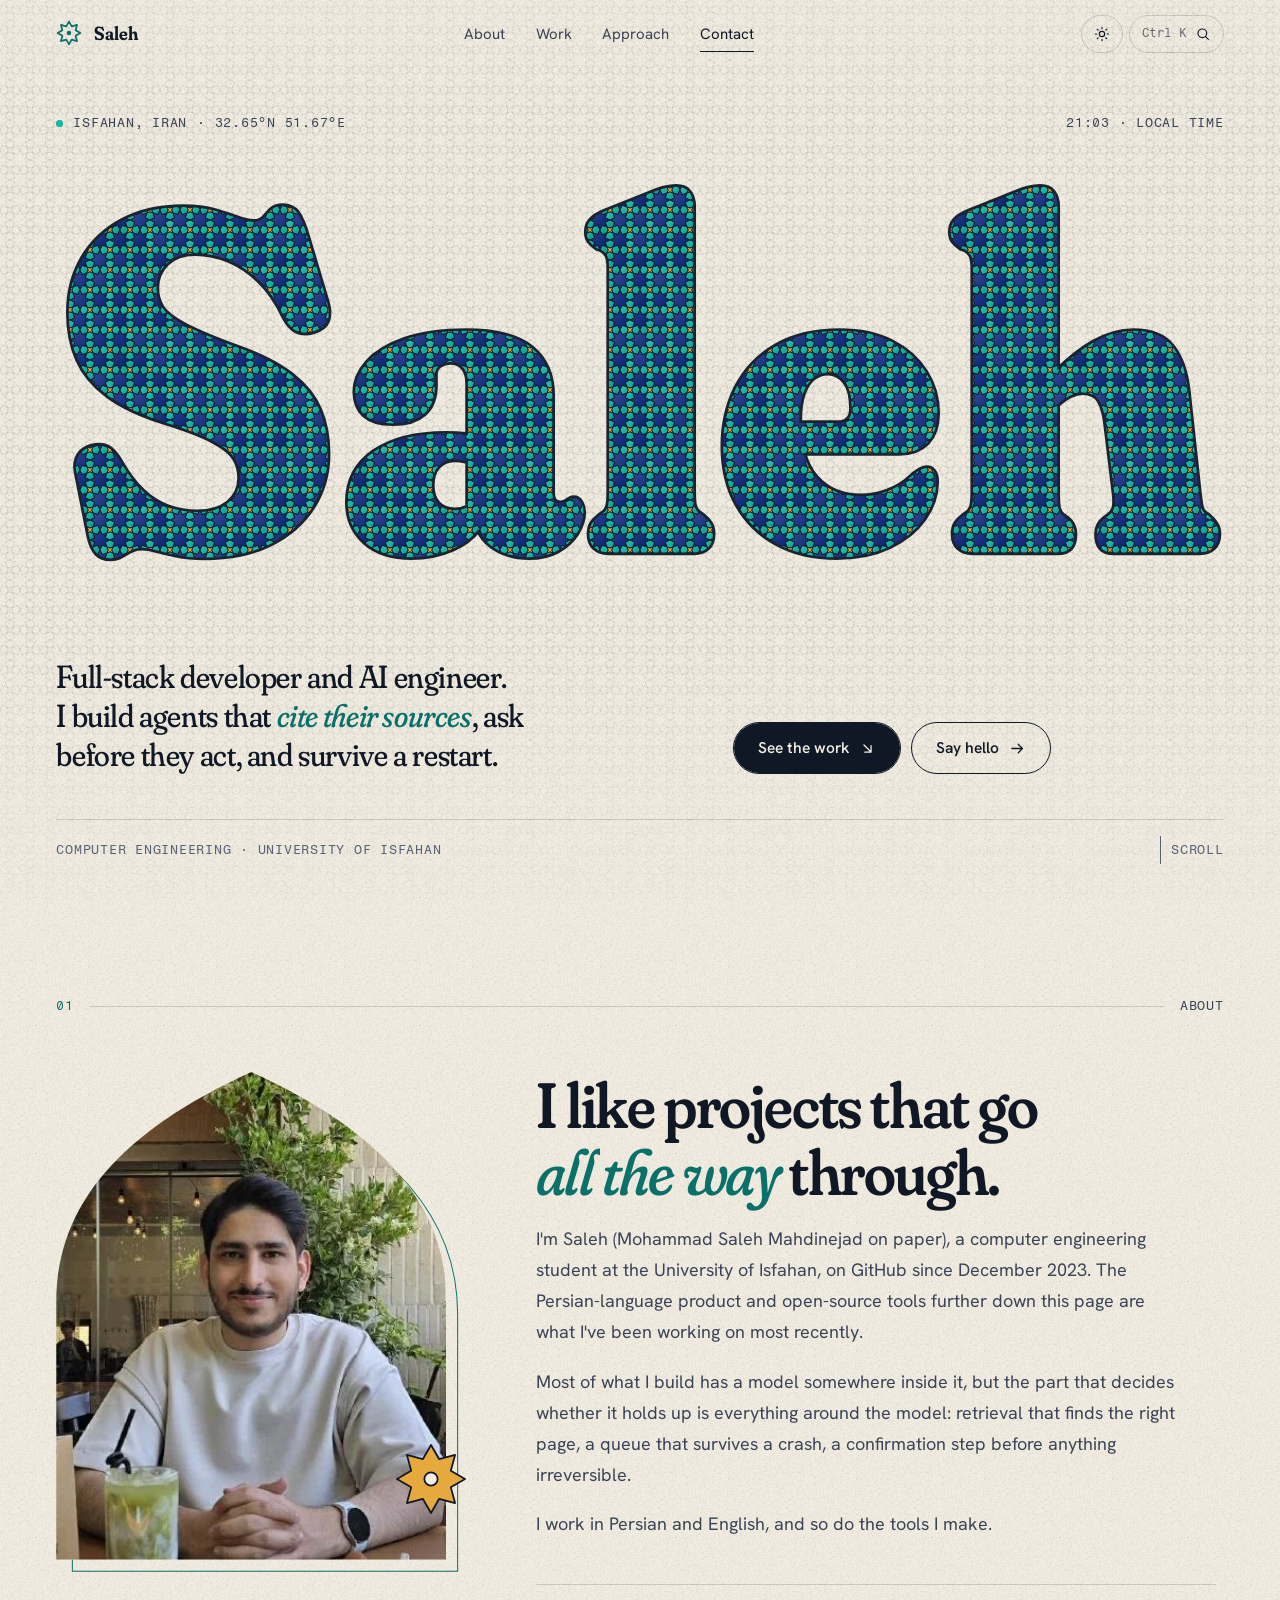
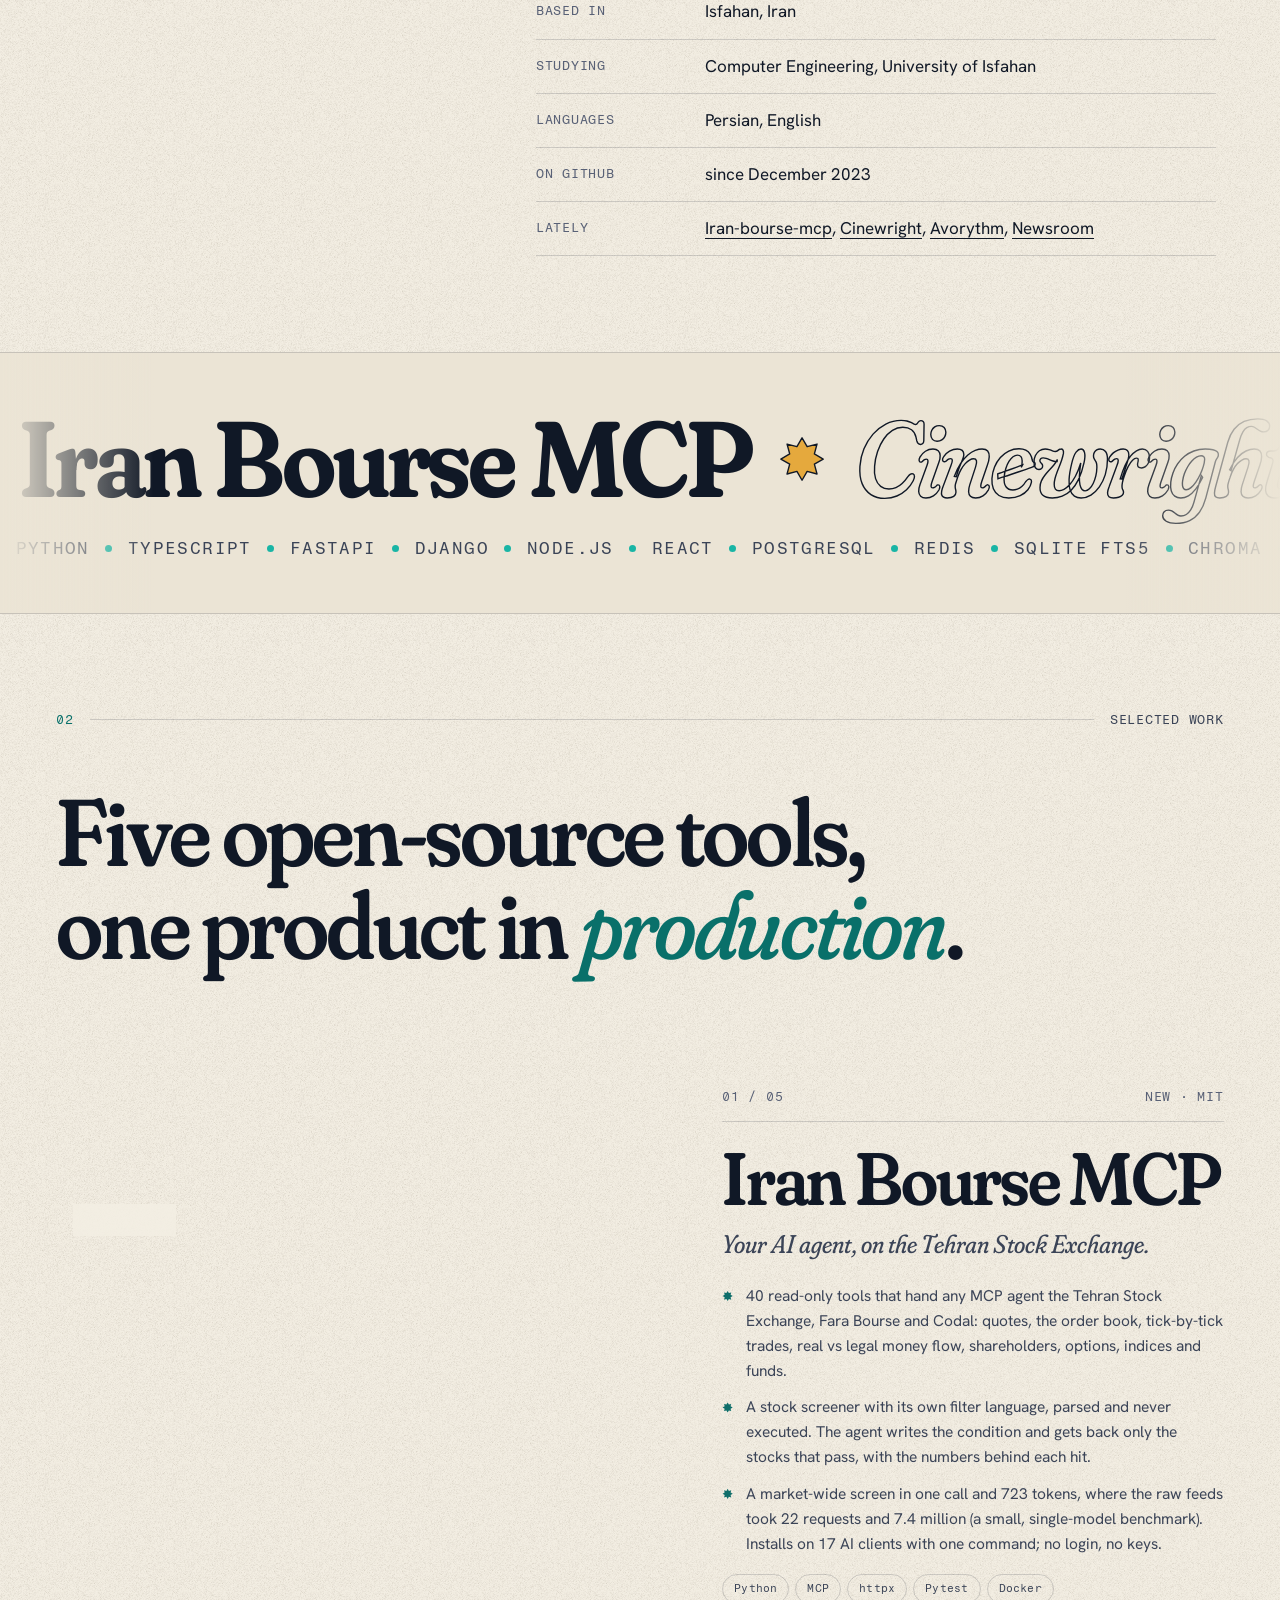
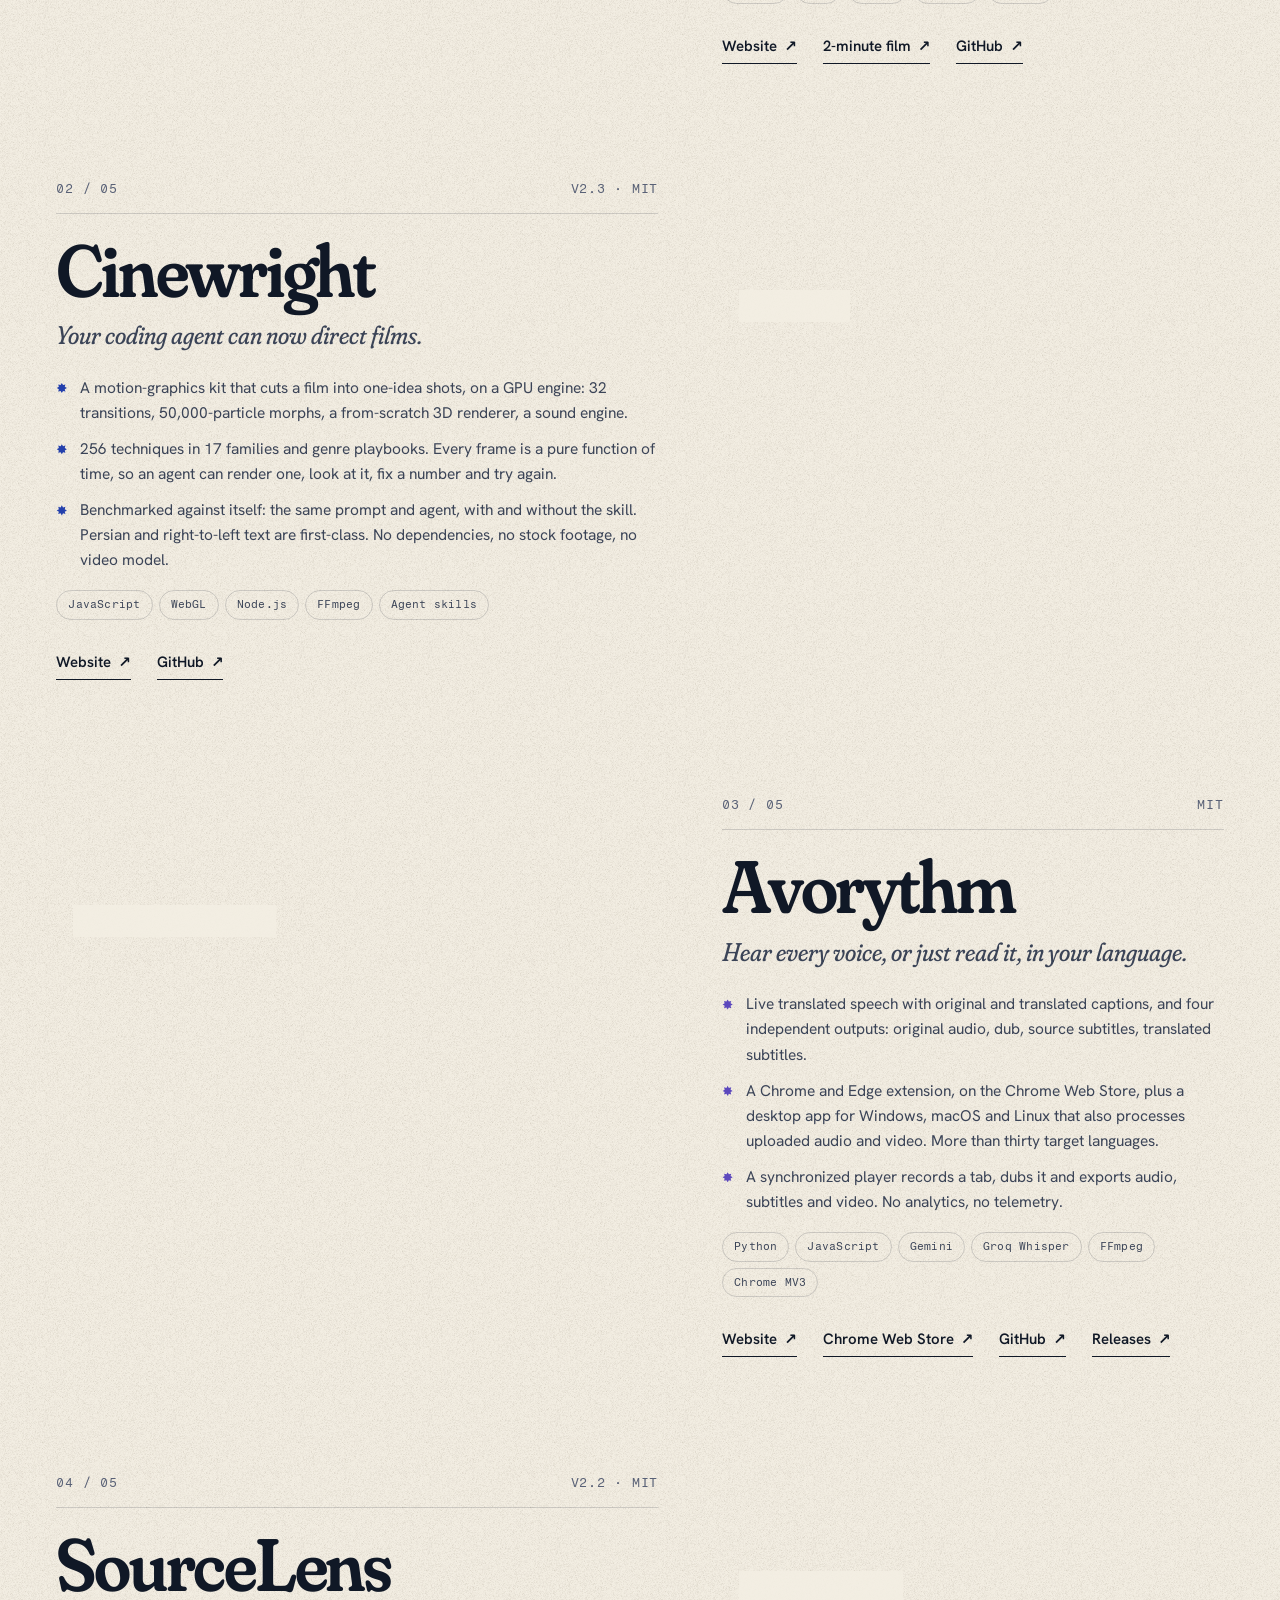
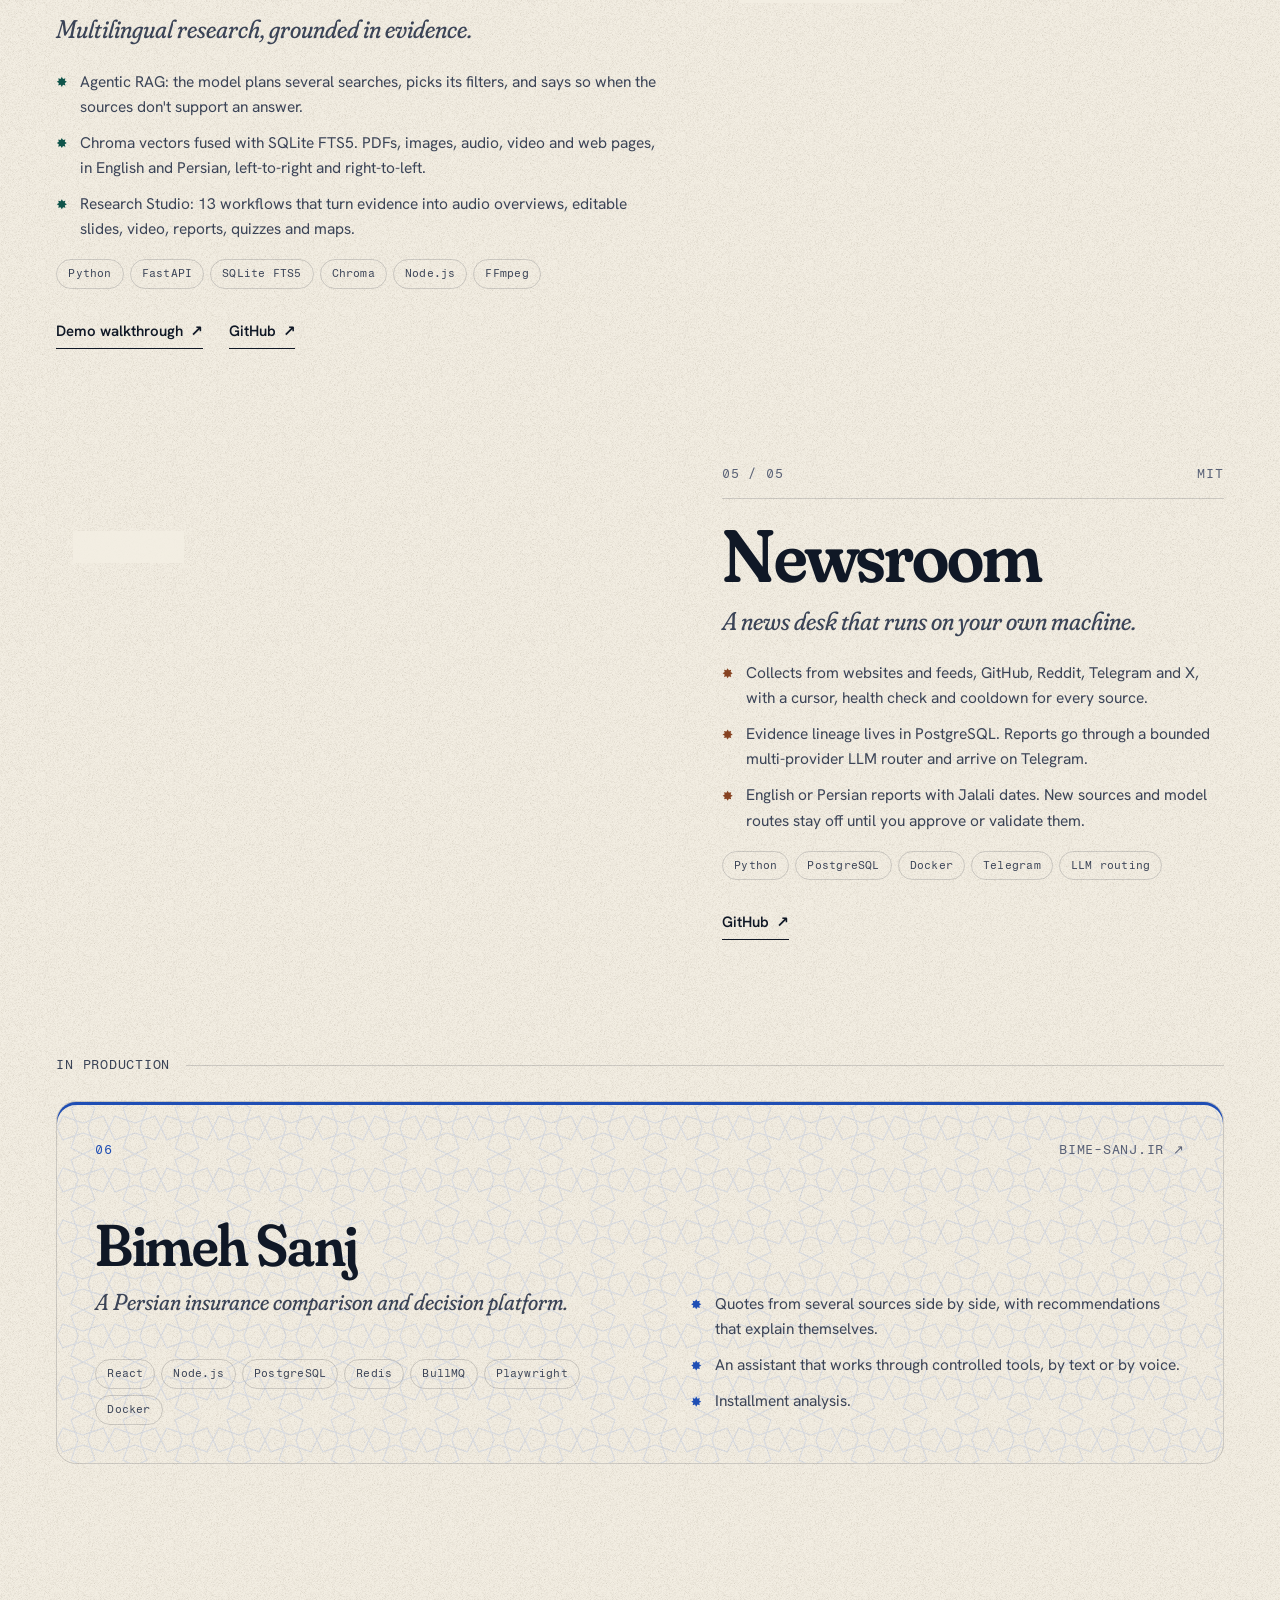
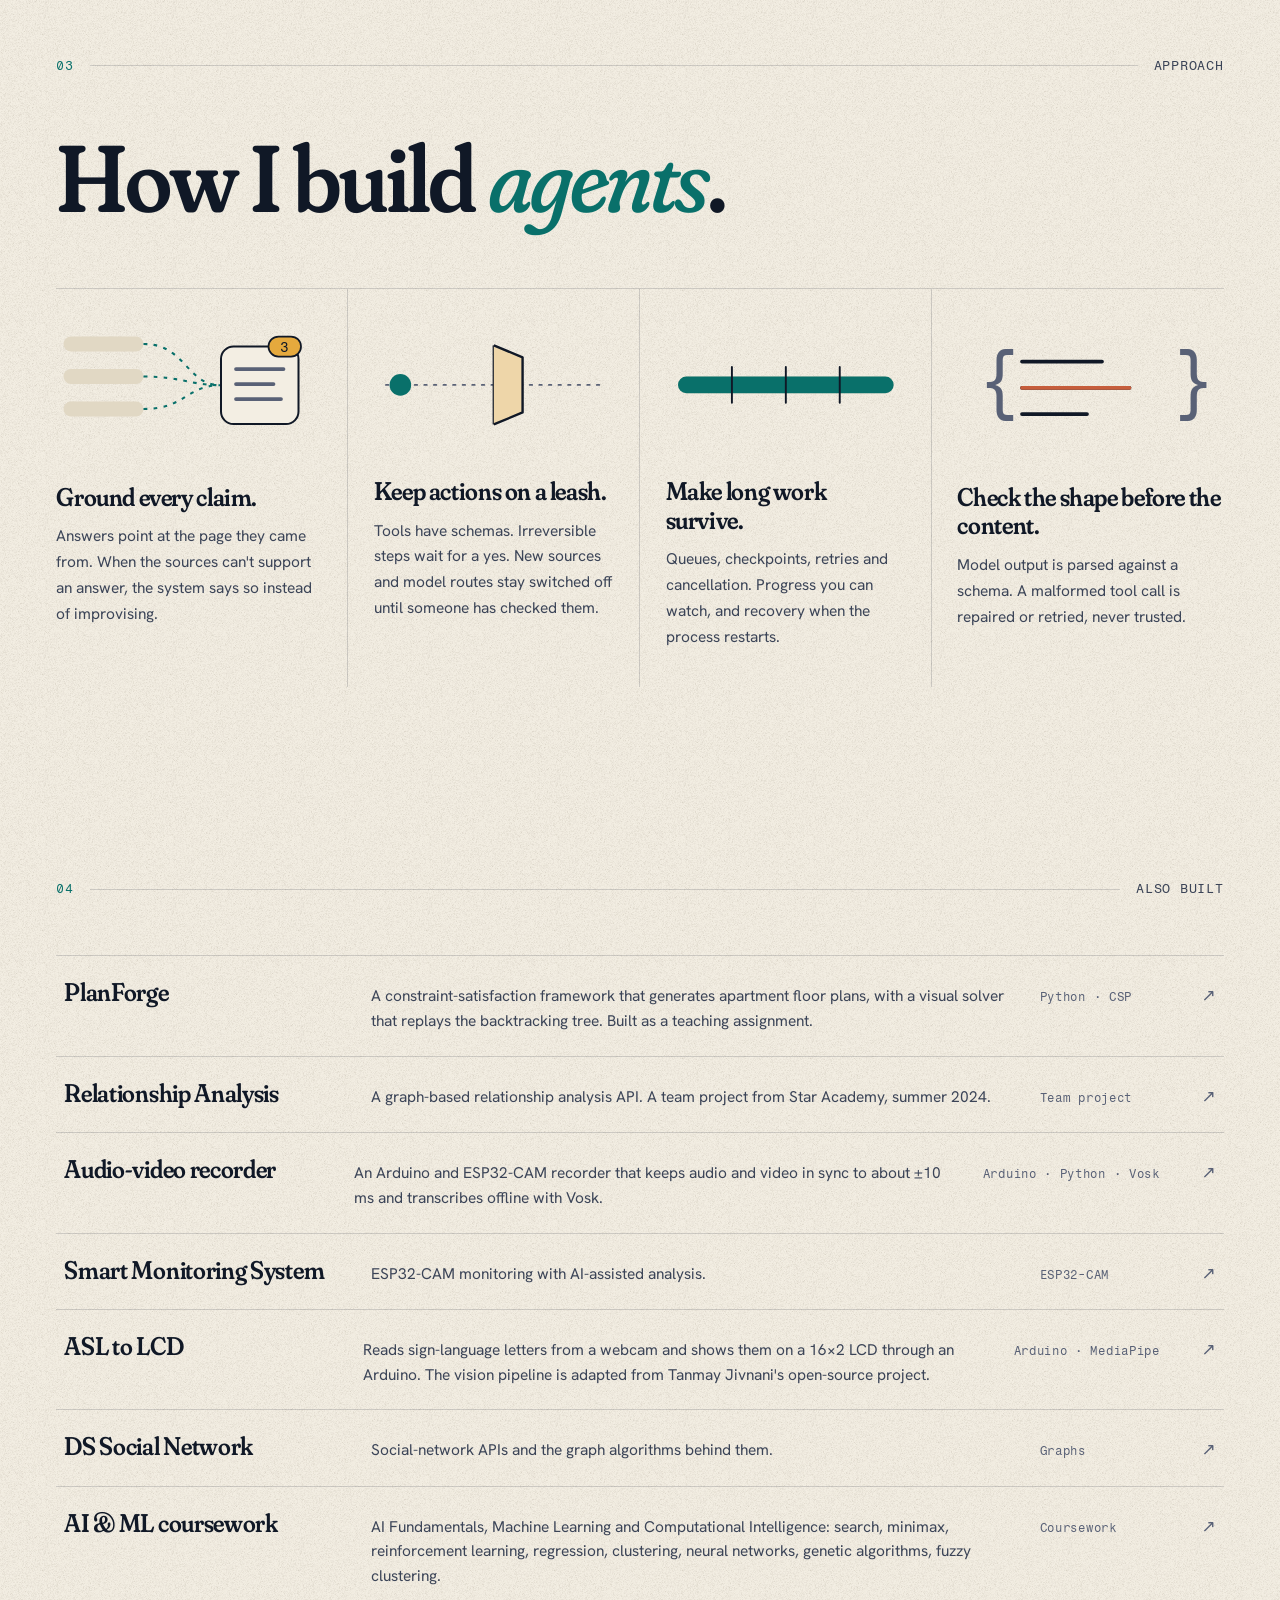
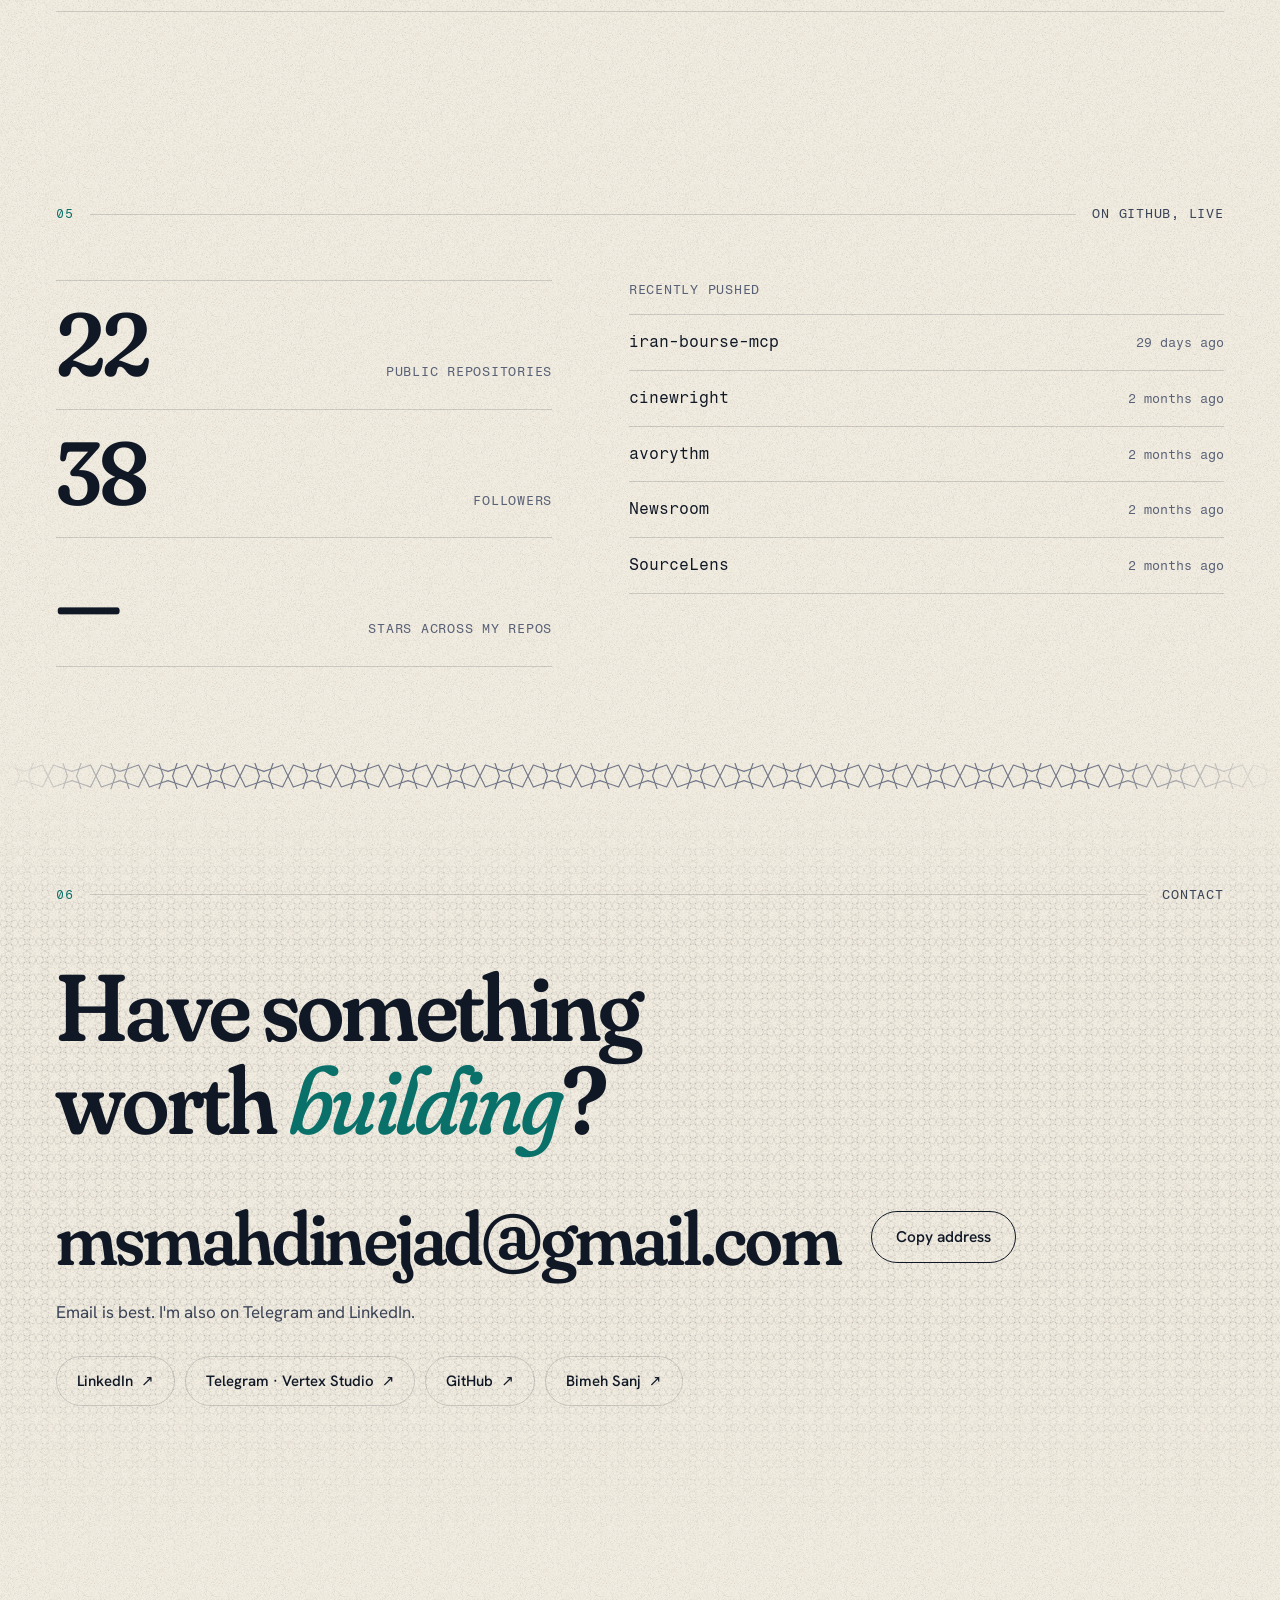
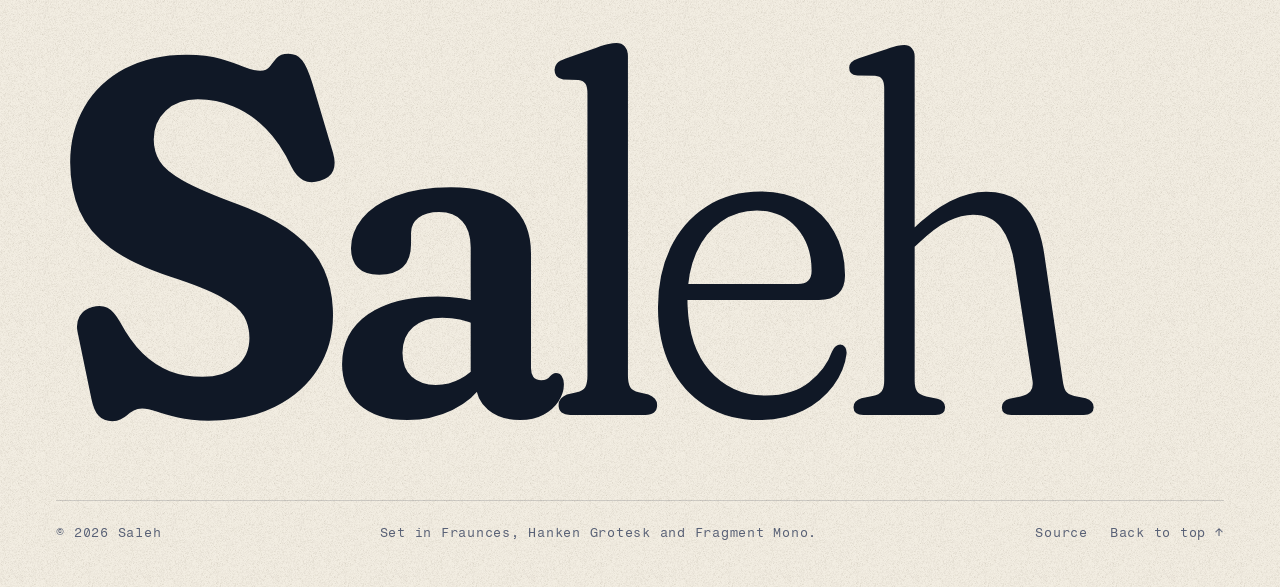
<file: docs/index.html>
<!DOCTYPE html>
<html lang="en" data-theme="light">
<head>
<meta charset="utf-8">
<meta name="viewport" content="width=device-width, initial-scale=1">
<title>Saleh — Full-stack developer and AI engineer in Isfahan</title>
<meta name="description" content="Full-stack developer and AI engineer in Isfahan, Iran. I build agents that cite their sources, ask before they act, and survive a restart. Iran Bourse MCP, Cinewright, Avorythm, SourceLens, Newsroom.">
<meta name="author" content="Saleh">
<meta name="theme-color" content="#f3eee3" media="(prefers-color-scheme: light)">
<meta name="theme-color" content="#0b1020" media="(prefers-color-scheme: dark)">
<link rel="icon" href="favicon.svg" type="image/svg+xml">
<link rel="apple-touch-icon" href="apple-touch-icon.png">
<meta property="og:type" content="website">
<meta property="og:title" content="Saleh — Full-stack developer and AI engineer in Isfahan">
<meta property="og:description" content="Full-stack developer and AI engineer. I build agents that cite their sources, ask before they act, and survive a restart.">
<meta property="og:image" content="https://msmahdinejad.github.io/msmahdinejad/assets/img/og.jpg">
<meta property="og:url" content="https://msmahdinejad.github.io/msmahdinejad/">
<meta name="twitter:card" content="summary_large_image">
<script>
(function () {
  var d = document.documentElement, theme = null;
  try { theme = localStorage.getItem('theme'); } catch (e) {}
  if (!theme) theme = window.matchMedia && matchMedia('(prefers-color-scheme: dark)').matches ? 'dark' : 'light';
  d.dataset.theme = theme; d.classList.add('js');
  var c = navigator.connection, mem = navigator.deviceMemory, cores = navigator.hardwareConcurrency;
  if ((c && c.saveData) || (mem && mem <= 2) || (cores && cores <= 2)) d.classList.add('lite');
})();
</script>
<link rel="preload" href="assets/fonts/fraunces-hero.woff2" as="font" type="font/woff2" crossorigin>
<link rel="preload" href="assets/fonts/fraunces.woff2" as="font" type="font/woff2" crossorigin>
<link rel="modulepreload" href="assets/js/main.js">
<link rel="modulepreload" href="assets/js/hero.js">
<link rel="modulepreload" href="assets/js/girih.js">
<link rel="modulepreload" href="assets/js/fx.js">
<link rel="modulepreload" href="assets/js/wall.js">
<link rel="stylesheet" href="assets/css/site.css">
<script type="application/ld+json">
{"@context":"https://schema.org","@type":"Person","name":"Mohammad Saleh Mahdinejad","alternateName":"Saleh","url":"https://msmahdinejad.github.io/msmahdinejad/","image":"https://avatars.githubusercontent.com/u/154900233","jobTitle":"Full-stack developer and AI engineer","email":"mailto:msmahdinejad@gmail.com","address":{"@type":"PostalAddress","addressLocality":"Isfahan","addressCountry":"IR"},"affiliation":{"@type":"CollegeOrUniversity","name":"University of Isfahan"},"sameAs":["https://github.com/msmahdinejad","https://www.linkedin.com/in/msmahdinejad/","https://t.me/vertex_studi0"]}
</script>
</head>
<body>
<a class="skip" href="#main">Skip to content</a>
<div aria-hidden="true" class="progress" data-progress=""></div>
<header class="bar" data-bar="">
<div class="bar__in wrap">
<a class="brand" href="#top">
<svg aria-hidden="true" viewBox="0 0 24 24"><path d="M4.58 4.58L9.47 5.89L12.00 1.50L14.53 5.89L19.42 4.58L18.11 9.47L22.50 12.00L18.11 14.53L19.42 19.42L14.53 18.11L12.00 22.50L9.47 18.11L4.58 19.42L5.89 14.53L1.50 12.00L5.89 9.47Z" fill="none" stroke="currentColor" stroke-linejoin="round" stroke-width="1.6"></path><circle cx="12" cy="12" fill="currentColor" r="2.1"></circle></svg>
<span class="brand__name">Saleh</span>
</a>
<nav aria-label="Sections" class="nav">
<a href="#about">About</a>
<a href="#work">Work</a>
<a href="#approach">Approach</a>
<a href="#contact">Contact</a>
</nav>
<div class="tools">
<button aria-label="Toggle colour theme" class="tool theme" data-theme-toggle="" type="button">
<svg class="sun" fill="none" stroke="currentColor" stroke-linecap="round" stroke-width="1.7" viewBox="0 0 24 24"><circle cx="12" cy="12" r="4"></circle><path d="M12 2v2M12 20v2M2 12h2M20 12h2M4.9 4.9l1.4 1.4M17.7 17.7l1.4 1.4M4.9 19.1l1.4-1.4M17.7 6.3l1.4-1.4"></path></svg>
<svg class="moon" fill="none" stroke="currentColor" stroke-linecap="round" stroke-linejoin="round" stroke-width="1.7" viewBox="0 0 24 24"><path d="M20 14.5A8 8 0 0 1 9.5 4 8 8 0 1 0 20 14.5z"></path></svg>
</button>
<button aria-haspopup="dialog" aria-label="Open command menu" class="tool" data-palette-open="" type="button"><kbd>⌘K</kbd><svg fill="none" stroke="currentColor" stroke-linecap="round" stroke-width="1.7" viewBox="0 0 24 24"><circle cx="11" cy="11" r="6.5"></circle><path d="M20 20l-4.2-4.2"></path></svg></button>
</div>
</div>
</header>
<main id="main">
<!-- ================================================================= hero -->
<section class="hero" data-hero="" id="top">
<div aria-hidden="true" class="hero__wall"></div>
<div class="hero__in wrap">
<div class="hero__meta mono">
<span class="hero__place"><i class="dot"></i>Isfahan, Iran<span class="coords"> · 32.65°N 51.67°E</span></span>
<span aria-hidden="true" data-clock=""></span>
</div>
<h1 class="hero__name" data-name-slot="">Saleh</h1>
<div class="hero__row">
<p class="hero__lede">
<span class="l1">Full-stack developer and AI engineer.</span> I build agents that <em>cite their sources</em>, ask before they act, and survive a restart.
</p>
<div class="hero__side">
<div class="cta">
<a class="btn btn--solid" href="#work">See the work<svg aria-hidden="true" class="go" fill="none" stroke="currentColor" stroke-linecap="round" stroke-linejoin="round" stroke-width="1.8" viewBox="0 0 24 24"><path d="M7 7l10 10M17 8v9H8"></path></svg></a>
<a class="btn btn--ghost" href="mailto:msmahdinejad@gmail.com">Say hello<svg aria-hidden="true" class="arr" fill="none" stroke="currentColor" stroke-linecap="round" stroke-linejoin="round" stroke-width="1.8" viewBox="0 0 24 24"><path d="M4 12h15M13 6l6 6-6 6"></path></svg></a>
</div>
</div>
</div>
<div class="hero__foot mono">
<span>Computer engineering · University of Isfahan</span>
<span class="cue"><i></i>Scroll</span>
</div>
</div>
</section>
<!-- ================================================================ about -->
<section class="sec about" data-section="" id="about">
<div class="wrap">
<header class="sec__head" data-reveal="">
<span class="idx mono">01</span><span class="rule"></span>
<span class="lbl mono">About</span>
</header>
<div class="about__grid">
<figure class="portrait" data-reveal="">
<svg aria-hidden="true" focusable="false" height="0" style="position:absolute" width="0"><defs><clipPath clipPathUnits="objectBoundingBox" id="arch"><path d="M0 1V.47C0 .27.17.12.5 0 .83.12 1 .27 1 .47V1Z"></path></clipPath></defs></svg>
<div class="portrait__stack">
<svg aria-hidden="true" class="portrait__ring" preserveAspectRatio="none" viewBox="0 0 100 125"><path d="M0.6 124.4V58.5C0.6 33.8 17 15 50 0.7 83 15 99.4 33.8 99.4 58.5V124.4Z" fill="none" stroke="currentColor" stroke-width="1" vector-effect="non-scaling-stroke"></path></svg>
<div class="portrait__img">
<img alt="Portrait of Saleh at a café table, a green drink in the foreground" decoding="async" height="460" loading="lazy" src="assets/img/portrait.webp" width="368"/>
</div>
<svg aria-hidden="true" class="portrait__star" viewBox="0 0 100 100"><path d="M17.47 17.47L38.91 23.22L50 4L61.09 23.22L82.53 17.47L76.78 38.91L96 50L76.78 61.09L82.53 82.53L61.09 76.78L50 96L38.91 76.78L17.47 82.53L23.22 61.09L4 50L23.22 38.91Z" fill="var(--saffron)" stroke="var(--ink)" stroke-linejoin="round" stroke-width="2.4"></path><circle cx="50" cy="50" fill="var(--paper)" r="9" stroke="var(--ink)" stroke-width="2.4"></circle></svg>
</div>
</figure>
<div class="about__text">
<h2 class="display" data-reveal="">
I like projects that go <em>all the way</em> through.
</h2>
<div class="prose" data-reveal="" style="--d:.08s">
<p>I'm Saleh (Mohammad Saleh Mahdinejad on paper), a computer engineering student at the University of Isfahan, on GitHub since December 2023. The Persian-language product and open-source tools further down this page are what I've been working on most recently.</p>
<p>Most of what I build has a model somewhere inside it, but the part that decides whether it holds up is everything around the model: retrieval that finds the right page, a queue that survives a crash, a confirmation step before anything irreversible.</p>
<p>I work in Persian and English, and so do the tools I make.</p>
</div>
<dl class="facts" data-reveal="" style="--d:.16s">
<div><dt class="mono">Based in</dt><dd>Isfahan, Iran</dd></div>
<div><dt class="mono">Studying</dt><dd>Computer Engineering, University of Isfahan</dd></div>
<div><dt class="mono">Languages</dt><dd>Persian, English</dd></div>
<div><dt class="mono">On GitHub</dt><dd>since December 2023</dd></div>
<div><dt class="mono">Lately</dt><dd data-lately=""><a href="https://github.com/msmahdinejad/iran-bourse-mcp">Iran-bourse-mcp</a>, <a href="https://github.com/msmahdinejad/cinewright">Cinewright</a>, <a href="https://github.com/msmahdinejad/avorythm">Avorythm</a>, <a href="https://github.com/msmahdinejad/Newsroom">Newsroom</a></dd></div>
</dl>
</div>
</div>
</div>
</section>
<div class="band" data-band="" aria-hidden="true">
<div class="band__row" data-dir="1"><div class="band__track"><span class="band__item">Iran Bourse MCP</span><svg class="band__star" viewBox="0 0 100 100"><path d="M17.47 17.47L38.91 23.22L50 4L61.09 23.22L82.53 17.47L76.78 38.91L96 50L76.78 61.09L82.53 82.53L61.09 76.78L50 96L38.91 76.78L17.47 82.53L23.22 61.09L4 50L23.22 38.91Z"/></svg><span class="band__item is-outline">Cinewright</span><svg class="band__star" viewBox="0 0 100 100"><path d="M17.47 17.47L38.91 23.22L50 4L61.09 23.22L82.53 17.47L76.78 38.91L96 50L76.78 61.09L82.53 82.53L61.09 76.78L50 96L38.91 76.78L17.47 82.53L23.22 61.09L4 50L23.22 38.91Z"/></svg><span class="band__item">Avorythm</span><svg class="band__star" viewBox="0 0 100 100"><path d="M17.47 17.47L38.91 23.22L50 4L61.09 23.22L82.53 17.47L76.78 38.91L96 50L76.78 61.09L82.53 82.53L61.09 76.78L50 96L38.91 76.78L17.47 82.53L23.22 61.09L4 50L23.22 38.91Z"/></svg><span class="band__item is-outline">SourceLens</span><svg class="band__star" viewBox="0 0 100 100"><path d="M17.47 17.47L38.91 23.22L50 4L61.09 23.22L82.53 17.47L76.78 38.91L96 50L76.78 61.09L82.53 82.53L61.09 76.78L50 96L38.91 76.78L17.47 82.53L23.22 61.09L4 50L23.22 38.91Z"/></svg><span class="band__item">Newsroom</span><svg class="band__star" viewBox="0 0 100 100"><path d="M17.47 17.47L38.91 23.22L50 4L61.09 23.22L82.53 17.47L76.78 38.91L96 50L76.78 61.09L82.53 82.53L61.09 76.78L50 96L38.91 76.78L17.47 82.53L23.22 61.09L4 50L23.22 38.91Z"/></svg><span class="band__item is-outline">Bimeh Sanj</span><svg class="band__star" viewBox="0 0 100 100"><path d="M17.47 17.47L38.91 23.22L50 4L61.09 23.22L82.53 17.47L76.78 38.91L96 50L76.78 61.09L82.53 82.53L61.09 76.78L50 96L38.91 76.78L17.47 82.53L23.22 61.09L4 50L23.22 38.91Z"/></svg><span class="band__item">Vertex Studio</span><svg class="band__star" viewBox="0 0 100 100"><path d="M17.47 17.47L38.91 23.22L50 4L61.09 23.22L82.53 17.47L76.78 38.91L96 50L76.78 61.09L82.53 82.53L61.09 76.78L50 96L38.91 76.78L17.47 82.53L23.22 61.09L4 50L23.22 38.91Z"/></svg><span class="band__item is-outline">MCP</span><svg class="band__star" viewBox="0 0 100 100"><path d="M17.47 17.47L38.91 23.22L50 4L61.09 23.22L82.53 17.47L76.78 38.91L96 50L76.78 61.09L82.53 82.53L61.09 76.78L50 96L38.91 76.78L17.47 82.53L23.22 61.09L4 50L23.22 38.91Z"/></svg><span class="band__item">Iran Bourse MCP</span><svg class="band__star" viewBox="0 0 100 100"><path d="M17.47 17.47L38.91 23.22L50 4L61.09 23.22L82.53 17.47L76.78 38.91L96 50L76.78 61.09L82.53 82.53L61.09 76.78L50 96L38.91 76.78L17.47 82.53L23.22 61.09L4 50L23.22 38.91Z"/></svg><span class="band__item is-outline">Cinewright</span><svg class="band__star" viewBox="0 0 100 100"><path d="M17.47 17.47L38.91 23.22L50 4L61.09 23.22L82.53 17.47L76.78 38.91L96 50L76.78 61.09L82.53 82.53L61.09 76.78L50 96L38.91 76.78L17.47 82.53L23.22 61.09L4 50L23.22 38.91Z"/></svg><span class="band__item">Avorythm</span><svg class="band__star" viewBox="0 0 100 100"><path d="M17.47 17.47L38.91 23.22L50 4L61.09 23.22L82.53 17.47L76.78 38.91L96 50L76.78 61.09L82.53 82.53L61.09 76.78L50 96L38.91 76.78L17.47 82.53L23.22 61.09L4 50L23.22 38.91Z"/></svg><span class="band__item is-outline">SourceLens</span><svg class="band__star" viewBox="0 0 100 100"><path d="M17.47 17.47L38.91 23.22L50 4L61.09 23.22L82.53 17.47L76.78 38.91L96 50L76.78 61.09L82.53 82.53L61.09 76.78L50 96L38.91 76.78L17.47 82.53L23.22 61.09L4 50L23.22 38.91Z"/></svg><span class="band__item">Newsroom</span><svg class="band__star" viewBox="0 0 100 100"><path d="M17.47 17.47L38.91 23.22L50 4L61.09 23.22L82.53 17.47L76.78 38.91L96 50L76.78 61.09L82.53 82.53L61.09 76.78L50 96L38.91 76.78L17.47 82.53L23.22 61.09L4 50L23.22 38.91Z"/></svg><span class="band__item is-outline">Bimeh Sanj</span><svg class="band__star" viewBox="0 0 100 100"><path d="M17.47 17.47L38.91 23.22L50 4L61.09 23.22L82.53 17.47L76.78 38.91L96 50L76.78 61.09L82.53 82.53L61.09 76.78L50 96L38.91 76.78L17.47 82.53L23.22 61.09L4 50L23.22 38.91Z"/></svg><span class="band__item">Vertex Studio</span><svg class="band__star" viewBox="0 0 100 100"><path d="M17.47 17.47L38.91 23.22L50 4L61.09 23.22L82.53 17.47L76.78 38.91L96 50L76.78 61.09L82.53 82.53L61.09 76.78L50 96L38.91 76.78L17.47 82.53L23.22 61.09L4 50L23.22 38.91Z"/></svg><span class="band__item is-outline">MCP</span><svg class="band__star" viewBox="0 0 100 100"><path d="M17.47 17.47L38.91 23.22L50 4L61.09 23.22L82.53 17.47L76.78 38.91L96 50L76.78 61.09L82.53 82.53L61.09 76.78L50 96L38.91 76.78L17.47 82.53L23.22 61.09L4 50L23.22 38.91Z"/></svg></div></div>
<div class="band__row band__row--stack" data-dir="-1"><div class="band__track"><span class="band__item">Python</span><i class="band__dot"></i><span class="band__item">TypeScript</span><i class="band__dot"></i><span class="band__item">FastAPI</span><i class="band__dot"></i><span class="band__item">Django</span><i class="band__dot"></i><span class="band__item">Node.js</span><i class="band__dot"></i><span class="band__item">React</span><i class="band__dot"></i><span class="band__item">PostgreSQL</span><i class="band__dot"></i><span class="band__item">Redis</span><i class="band__dot"></i><span class="band__item">SQLite FTS5</span><i class="band__dot"></i><span class="band__item">Chroma</span><i class="band__dot"></i><span class="band__item">Celery</span><i class="band__dot"></i><span class="band__item">BullMQ</span><i class="band__dot"></i><span class="band__item">WebGL</span><i class="band__dot"></i><span class="band__item">FFmpeg</span><i class="band__dot"></i><span class="band__item">Docker</span><i class="band__dot"></i><span class="band__item">Playwright</span><i class="band__dot"></i><span class="band__item">Python</span><i class="band__dot"></i><span class="band__item">TypeScript</span><i class="band__dot"></i><span class="band__item">FastAPI</span><i class="band__dot"></i><span class="band__item">Django</span><i class="band__dot"></i><span class="band__item">Node.js</span><i class="band__dot"></i><span class="band__item">React</span><i class="band__dot"></i><span class="band__item">PostgreSQL</span><i class="band__dot"></i><span class="band__item">Redis</span><i class="band__dot"></i><span class="band__item">SQLite FTS5</span><i class="band__dot"></i><span class="band__item">Chroma</span><i class="band__dot"></i><span class="band__item">Celery</span><i class="band__dot"></i><span class="band__item">BullMQ</span><i class="band__dot"></i><span class="band__item">WebGL</span><i class="band__dot"></i><span class="band__item">FFmpeg</span><i class="band__dot"></i><span class="band__item">Docker</span><i class="band__dot"></i><span class="band__item">Playwright</span><i class="band__dot"></i></div></div>
</div>
<!-- ================================================================== work -->
<section class="sec work-sec" data-section="" id="work">
<div class="wrap">
<header class="sec__head" data-reveal="">
<span class="idx mono">02</span><span class="rule"></span>
<span class="lbl mono">Selected work</span>
</header>
<h2 class="display display--xl" data-reveal="">
Five open-source tools,<br/>one product in <em>production</em>.
</h2>
<!-- 1 · Iran Bourse MCP -->
<article class="work" data-reveal="" style="--c:#0e8f84">
<div class="work__media" data-tilt="">
<div class="work__wall"></div>
<div class="work__frame">
<video aria-hidden="true" data-poster="assets/img/work/iran-bourse-mcp-poster.webp" data-src="assets/img/work/iran-bourse-mcp.mp4" loop="" muted="" playsinline="" preload="none"></video>A chat with Iran Bourse MCP: buy queues, fundamentals and covered calls, each answered by a real tool call

</div>
<span class="work__chip mono">MCP server</span>
</div>
<div class="work__body">
<div class="work__meta mono"><span>01 / 05</span><span>New · MIT</span></div>
<h3 class="work__title">Iran Bourse MCP</h3>
<p class="work__tag">Your AI agent, on the Tehran Stock Exchange.</p>
<ul class="work__points">
<li>40 read-only tools that hand any MCP agent the Tehran Stock Exchange, Fara Bourse and Codal: quotes, the order book, tick-by-tick trades, real vs legal money flow, shareholders, options, indices and funds.</li>
<li>A stock screener with its own filter language, parsed and never executed. The agent writes the condition and gets back only the stocks that pass, with the numbers behind each hit.</li>
<li>A market-wide screen in one call and 723 tokens, where the raw feeds took 22 requests and 7.4 million (a small, single-model benchmark). Installs on 17 AI clients with one command; no login, no keys.</li>
</ul>
<ul class="tags mono"><li>Python</li><li>MCP</li><li>httpx</li><li>Pytest</li><li>Docker</li></ul>
<div class="work__links">
<a class="link" href="https://msmahdinejad.github.io/iran-bourse-mcp/" rel="noopener" target="_blank">Website<i aria-hidden="true">↗</i></a>
<a class="link" href="https://msmahdinejad.github.io/iran-bourse-mcp/#film" rel="noopener" target="_blank">2-minute film<i aria-hidden="true">↗</i></a>
<a class="link" href="https://github.com/msmahdinejad/iran-bourse-mcp" rel="noopener" target="_blank">GitHub<i aria-hidden="true">↗</i></a>
</div>
</div>
</article>
<!-- 2 · Cinewright -->
<article class="work work--flip" data-reveal="" style="--c:#2c4fe0">
<div class="work__media" data-tilt="">
<div class="work__wall"></div>
<div class="work__frame">
<video aria-hidden="true" data-poster="assets/img/work/cinewright-poster.webp" data-src="assets/img/work/cinewright.mp4" loop="" muted="" playsinline="" preload="none"></video>The Cinewright ident, rendered entirely from code

</div>
<span class="work__chip mono">Agent skill</span>
</div>
<div class="work__body">
<div class="work__meta mono"><span>02 / 05</span><span>v2.3 · MIT</span></div>
<h3 class="work__title">Cinewright</h3>
<p class="work__tag">Your coding agent can now direct films.</p>
<ul class="work__points">
<li>A motion-graphics kit that cuts a film into one-idea shots, on a GPU engine: 32 transitions, 50,000-particle morphs, a from-scratch 3D renderer, a sound engine.</li>
<li>256 techniques in 17 families and genre playbooks. Every frame is a pure function of time, so an agent can render one, look at it, fix a number and try again.</li>
<li>Benchmarked against itself: the same prompt and agent, with and without the skill. Persian and right-to-left text are first-class. No dependencies, no stock footage, no video model.</li>
</ul>
<ul class="tags mono"><li>JavaScript</li><li>WebGL</li><li>Node.js</li><li>FFmpeg</li><li>Agent skills</li></ul>
<div class="work__links">
<a class="link" href="https://msmahdinejad.github.io/cinewright/" rel="noopener" target="_blank">Website<i aria-hidden="true">↗</i></a>
<a class="link" href="https://github.com/msmahdinejad/cinewright" rel="noopener" target="_blank">GitHub<i aria-hidden="true">↗</i></a>
</div>
</div>
</article>
<!-- 3 · Avorythm -->
<article class="work" data-reveal="" style="--c:#7a5af8">
<div class="work__media" data-tilt="">
<div class="work__wall"></div>
<div class="work__frame">
<img alt="Avorythm showing a video with dual subtitles and a target-language picker" decoding="async" height="720" loading="lazy" src="assets/img/work/avorythm-cover.webp" width="1280"/>

</div>
<span class="work__chip mono">Extension + desktop app</span>
</div>
<div class="work__body">
<div class="work__meta mono"><span>03 / 05</span><span>MIT</span></div>
<h3 class="work__title">Avorythm</h3>
<p class="work__tag">Hear every voice, or just read it, in your language.</p>
<ul class="work__points">
<li>Live translated speech with original and translated captions, and four independent outputs: original audio, dub, source subtitles, translated subtitles.</li>
<li>A Chrome and Edge extension, on the Chrome Web Store, plus a desktop app for Windows, macOS and Linux that also processes uploaded audio and video. More than thirty target languages.</li>
<li>A synchronized player records a tab, dubs it and exports audio, subtitles and video. No analytics, no telemetry.</li>
</ul>
<ul class="tags mono"><li>Python</li><li>JavaScript</li><li>Gemini</li><li>Groq Whisper</li><li>FFmpeg</li><li>Chrome MV3</li></ul>
<div class="work__links">
<a class="link" href="https://msmahdinejad.github.io/avorythm/" rel="noopener" target="_blank">Website<i aria-hidden="true">↗</i></a>
<a class="link" href="https://chromewebstore.google.com/detail/avorythm-live-translation/kbdbbedijheicmmnmoidamdaodjbhjje" rel="noopener" target="_blank">Chrome Web Store<i aria-hidden="true">↗</i></a>
<a class="link" href="https://github.com/msmahdinejad/avorythm" rel="noopener" target="_blank">GitHub<i aria-hidden="true">↗</i></a>
<a class="link" href="https://github.com/msmahdinejad/avorythm/releases" rel="noopener" target="_blank">Releases<i aria-hidden="true">↗</i></a>
</div>
</div>
</article>
<!-- 4 · SourceLens -->
<article class="work work--flip" data-reveal="" style="--c:#0f6b58">
<div class="work__media" data-tilt="">
<div class="work__wall"></div>
<div class="work__frame">
<img alt="SourceLens workspace: sources on the left, a chat in the middle, answer evidence on the right" decoding="async" height="715" loading="lazy" src="assets/img/work/sourcelens-workspace.webp" width="1271"/>
</div>
<span class="work__chip mono">Research workspace</span>
</div>
<div class="work__body">
<div class="work__meta mono"><span>04 / 05</span><span>v2.2 · MIT</span></div>
<h3 class="work__title">SourceLens</h3>
<p class="work__tag">Multilingual research, grounded in evidence.</p>
<ul class="work__points">
<li>Agentic RAG: the model plans several searches, picks its filters, and says so when the sources don't support an answer.</li>
<li>Chroma vectors fused with SQLite FTS5. PDFs, images, audio, video and web pages, in English and Persian, left-to-right and right-to-left.</li>
<li>Research Studio: 13 workflows that turn evidence into audio overviews, editable slides, video, reports, quizzes and maps.</li>
</ul>
<ul class="tags mono"><li>Python</li><li>FastAPI</li><li>SQLite FTS5</li><li>Chroma</li><li>Node.js</li><li>FFmpeg</li></ul>
<div class="work__links">
<a class="link" href="https://github.com/msmahdinejad/SourceLens/blob/main/docs/demo/README.md" rel="noopener" target="_blank">Demo walkthrough<i aria-hidden="true">↗</i></a>
<a class="link" href="https://github.com/msmahdinejad/SourceLens" rel="noopener" target="_blank">GitHub<i aria-hidden="true">↗</i></a>
</div>
</div>
</article>
<!-- 5 · Newsroom -->
<article class="work" data-reveal="" style="--c:#b4531f">
<div class="work__media" data-tilt="">
<div class="work__wall"></div>
<div class="work__frame work__frame--art">
<svg aria-label="Sources flow into PostgreSQL evidence, through an LLM router, into a report delivered on Telegram" class="flow" role="img" viewBox="0 0 640 400">
<g class="flow__src" font-family="var(--mono)" font-size="14" letter-spacing=".04em">
<g transform="translate(34 52)"><rect height="38" rx="19" width="122"></rect><text text-anchor="middle" x="61" y="24">Web · feeds</text></g>
<g transform="translate(34 112)"><rect height="38" rx="19" width="122"></rect><text text-anchor="middle" x="61" y="24">GitHub</text></g>
<g transform="translate(34 172)"><rect height="38" rx="19" width="122"></rect><text text-anchor="middle" x="61" y="24">Reddit</text></g>
<g transform="translate(34 232)"><rect height="38" rx="19" width="122"></rect><text text-anchor="middle" x="61" y="24">Telegram</text></g>
<g transform="translate(34 292)"><rect height="38" rx="19" width="122"></rect><text text-anchor="middle" x="61" y="24">X</text></g>
</g>
<g class="flow__wires" fill="none">
<path d="M156 71C214 71 214 200 262 200"></path><path d="M156 131C208 131 214 200 262 200"></path><path d="M156 191C214 191 226 200 262 200"></path>
<path d="M156 251C208 251 214 200 262 200"></path><path d="M156 311C214 311 214 200 262 200"></path>
<path d="M338 200H372"></path><path d="M448 200H482"></path>
</g>
<g class="flow__db" transform="translate(262 150)">
<ellipse cx="38" cy="14" rx="38" ry="12"></ellipse><path d="M0 14v62c0 7 17 12 38 12s38-5 38-12V14"></path><path d="M0 44c0 7 17 12 38 12s38-5 38-12M0 74c0 7 17 12 38 12s38-5 38-12" fill="none"></path>
<text font-family="var(--mono)" font-size="13" letter-spacing=".04em" text-anchor="middle" x="38" y="124">evidence</text>
</g>
<g class="flow__router" transform="translate(372 164)">
<rect height="72" rx="14" width="76"></rect>
<circle class="p1" cx="22" cy="24" r="6"></circle><circle class="p2" cx="54" cy="24" r="6"></circle><circle class="p3" cx="38" cy="50" r="6"></circle>
<text font-family="var(--mono)" font-size="13" letter-spacing=".04em" text-anchor="middle" x="38" y="102">LLM router</text>
</g>
<g class="flow__report" transform="translate(482 136)">
<rect height="128" rx="12" width="124"></rect>
<path d="M16 28h60M16 48h92M16 64h84M16 80h92M16 96h56" fill="none" stroke-linecap="round"></path>
<g class="plane" transform="translate(84 6)"><path d="M0 12 28 0 18 24 12 14Z"></path></g>
<text font-family="var(--mono)" font-size="13" letter-spacing=".04em" text-anchor="middle" x="62" y="158">Telegram</text>
</g>
</svg>
</div>
<span class="work__chip mono">Self-hosted</span>
</div>
<div class="work__body">
<div class="work__meta mono"><span>05 / 05</span><span>MIT</span></div>
<h3 class="work__title">Newsroom</h3>
<p class="work__tag">A news desk that runs on your own machine.</p>
<ul class="work__points">
<li>Collects from websites and feeds, GitHub, Reddit, Telegram and X, with a cursor, health check and cooldown for every source.</li>
<li>Evidence lineage lives in PostgreSQL. Reports go through a bounded multi-provider LLM router and arrive on Telegram.</li>
<li>English or Persian reports with Jalali dates. New sources and model routes stay off until you approve or validate them.</li>
</ul>
<ul class="tags mono"><li>Python</li><li>PostgreSQL</li><li>Docker</li><li>Telegram</li><li>LLM routing</li></ul>
<div class="work__links">
<a class="link" href="https://github.com/msmahdinejad/Newsroom" rel="noopener" target="_blank">GitHub<i aria-hidden="true">↗</i></a>
</div>
</div>
</article>
<!-- in production -->
<div class="prod" data-reveal="">
<header class="prod__head">
<h3 class="mono">In production</h3>
<span class="rule"></span>
</header>
<div class="prod__grid prod__grid--one">
<a class="site" href="https://bime-sanj.ir" rel="noopener" style="--c:#2563eb" target="_blank">
<div class="site__wall"></div>
<div class="site__top mono"><span>06</span><span>bime-sanj.ir ↗</span></div>
<h3 class="site__title">Bimeh Sanj</h3>
<p class="site__tag">A Persian insurance comparison and decision platform.</p>
<ul class="site__points">
<li>Quotes from several sources side by side, with recommendations that explain themselves.</li>
<li>An assistant that works through controlled tools, by text or by voice.</li>
<li>Installment analysis.</li>
</ul>
<ul class="tags mono"><li>React</li><li>Node.js</li><li>PostgreSQL</li><li>Redis</li><li>BullMQ</li><li>Playwright</li><li>Docker</li></ul>
</a>
</div>
</div>
</div>
</section>
<!-- ============================================================= approach -->
<section class="sec approach" data-section="" id="approach">
<div class="wrap">
<header class="sec__head" data-reveal="">
<span class="idx mono">03</span><span class="rule"></span>
<span class="lbl mono">Approach</span>
</header>
<h2 class="display display--xl" data-reveal="">
How I build <em>agents</em>.
</h2>
<div class="rules">
<article class="rule-card" data-reveal="">
<svg aria-hidden="true" class="art art--ground" viewBox="0 0 200 110">
<g class="a-src"><rect height="12" rx="6" width="64" x="6" y="14"></rect><rect height="12" rx="6" width="64" x="6" y="40"></rect><rect height="12" rx="6" width="64" x="6" y="66"></rect></g>
<g class="a-wire" fill="none"><path d="M70 20C104 20 104 53 132 53"></path><path d="M70 46C100 46 108 53 132 53"></path><path d="M70 72C104 72 104 53 132 53"></path></g>
<g class="a-ans"><rect height="62" rx="10" width="62" x="132" y="22"></rect><path d="M144 40h38M144 52h30M144 64h36" stroke-linecap="round"></path><g class="a-cite"><rect height="16" rx="8" width="26" x="170" y="14"></rect><text text-anchor="middle" x="183" y="26">3</text></g></g>
</svg>
<h3>Ground every claim.</h3>
<p>Answers point at the page they came from. When the sources can't support an answer, the system says so instead of improvising.</p>
</article>
<article class="rule-card" data-reveal="" style="--d:.07s">
<svg aria-hidden="true" class="art art--leash" viewBox="0 0 200 110">
<path class="a-track" d="M10 55H190" fill="none"></path>
<g class="a-gate"><path d="M100 22V88" fill="none"></path><path class="a-door" d="M100 22L124 32V78L100 88" fill="none"></path></g>
<circle class="a-ball" cx="22" cy="55" r="9"></circle>
<g class="a-yes"><rect height="14" rx="7" width="68" x="66" y="94"></rect><path d="M82 101l4 4 8-9" fill="none" stroke-linecap="round" stroke-linejoin="round"></path></g>
</svg>
<h3>Keep actions on a leash.</h3>
<p>Tools have schemas. Irreversible steps wait for a yes. New sources and model routes stay switched off until someone has checked them.</p>
</article>
<article class="rule-card" data-reveal="" style="--d:.14s">
<svg aria-hidden="true" class="art art--survive" viewBox="0 0 200 110">
<rect class="a-rail" height="14" rx="7" width="180" x="10" y="48"></rect>
<rect class="a-fill" height="14" rx="7" width="180" x="10" y="48"></rect>
<g class="a-ticks"><path d="M55 40v30M100 40v30M145 40v30" stroke-linecap="round"></path></g>
<g class="a-cut"><path d="M104 28l12 12M116 28l-12 12" stroke-linecap="round"></path></g>
<text class="a-lbl" x="10" y="92">checkpoint</text>
</svg>
<h3>Make long work survive.</h3>
<p>Queues, checkpoints, retries and cancellation. Progress you can watch, and recovery when the process restarts.</p>
</article>
<article class="rule-card" data-reveal="" style="--d:.21s">
<svg aria-hidden="true" class="art art--shape" viewBox="0 0 200 110">
<text class="a-brace" x="14" y="76">{</text><text class="a-brace" x="168" y="76">}</text>
<g class="a-lines" stroke-linecap="round"><path d="M52 34h64M52 55h86M52 76h52"></path><path class="a-bad" d="M52 55h86"></path></g>
<path class="a-ok" d="M150 28l7 8 14-17" fill="none" stroke-linecap="round" stroke-linejoin="round"></path>
</svg>
<h3>Check the shape before the content.</h3>
<p>Model output is parsed against a schema. A malformed tool call is repaired or retried, never trusted.</p>
</article>
</div>
</div>
</section>
<!-- ================================================================= more -->
<section class="sec more" data-section="" id="more">
<div class="wrap">
<header class="sec__head" data-reveal="">
<span class="idx mono">04</span><span class="rule"></span>
<span class="lbl mono">Also built</span>
</header>
<ul class="rows">
<li data-reveal=""><a class="row" href="https://github.com/msmahdinejad/PlanForge" rel="noopener" target="_blank">
<span class="row__name">PlanForge</span>
<span class="row__desc">A constraint-satisfaction framework that generates apartment floor plans, with a visual solver that replays the backtracking tree. Built as a teaching assignment.</span>
<span class="row__tags mono">Python · CSP</span><i aria-hidden="true" class="row__go">↗</i></a></li>
<li data-reveal=""><a class="row" href="https://github.com/Star-Academy/Summer1403-Project-Group04-Backend" rel="noopener" target="_blank">
<span class="row__name">Relationship Analysis</span>
<span class="row__desc">A graph-based relationship analysis API. A team project from Star Academy, summer 2024.</span>
<span class="row__tags mono">Team project</span><i aria-hidden="true" class="row__go">↗</i></a></li>
<li data-reveal=""><a class="row" href="https://github.com/msmahdinejad/AI-Powered-IoT-Recording-System" rel="noopener" target="_blank">
<span class="row__name">Audio-video recorder</span>
<span class="row__desc">An Arduino and ESP32-CAM recorder that keeps audio and video in sync to about ±10 ms and transcribes offline with Vosk.</span>
<span class="row__tags mono">Arduino · Python · Vosk</span><i aria-hidden="true" class="row__go">↗</i></a></li>
<li data-reveal=""><a class="row" href="https://github.com/msmahdinejad/Smart-Monitoring-System" rel="noopener" target="_blank">
<span class="row__name">Smart Monitoring System</span>
<span class="row__desc">ESP32-CAM monitoring with AI-assisted analysis.</span>
<span class="row__tags mono">ESP32-CAM</span><i aria-hidden="true" class="row__go">↗</i></a></li>
<li data-reveal=""><a class="row" href="https://github.com/msmahdinejad/ASL-Recognition-with-LCD-Display" rel="noopener" target="_blank">
<span class="row__name">ASL to LCD</span>
<span class="row__desc">Reads sign-language letters from a webcam and shows them on a 16×2 LCD through an Arduino. The vision pipeline is adapted from Tanmay Jivnani's open-source project.</span>
<span class="row__tags mono">Arduino · MediaPipe</span><i aria-hidden="true" class="row__go">↗</i></a></li>
<li data-reveal=""><a class="row" href="https://github.com/msmahdinejad/DS-Social-Network" rel="noopener" target="_blank">
<span class="row__name">DS Social Network</span>
<span class="row__desc">Social-network APIs and the graph algorithms behind them.</span>
<span class="row__tags mono">Graphs</span><i aria-hidden="true" class="row__go">↗</i></a></li>
<li data-reveal=""><a class="row" href="https://github.com/msmahdinejad/AI_Fundamentals" rel="noopener" target="_blank">
<span class="row__name">AI &amp; ML coursework</span>
<span class="row__desc">AI Fundamentals, Machine Learning and Computational Intelligence: search, minimax, reinforcement learning, regression, clustering, neural networks, genetic algorithms, fuzzy clustering.</span>
<span class="row__tags mono">Coursework</span><i aria-hidden="true" class="row__go">↗</i></a></li>
</ul>
</div>
</section>
<!-- =============================================================== github -->
<section class="sec gh" data-section="" id="github">
<div class="wrap">
<header class="sec__head" data-reveal="">
<span class="idx mono">05</span><span class="rule"></span>
<span class="lbl mono">On GitHub, live</span>
</header>
<div class="gh__grid" data-gh="">
<dl class="stats" data-reveal="">
<div><dt class="mono">Public repositories</dt><dd class="num" data-count="23" data-stat="repos">23</dd></div>
<div><dt class="mono">Followers</dt><dd class="num" data-count="40" data-stat="followers">40</dd></div>
<div><dt class="mono">Stars across my repos</dt><dd class="num" data-stat="stars">—</dd></div>
</dl>
<div class="gh__recent" data-reveal="" style="--d:.08s">
<h3 class="mono">Recently pushed</h3>
<ol class="recent" data-recent="">
<li><a href="https://github.com/msmahdinejad/iran-bourse-mcp"><b>iran-bourse-mcp</b><span class="when" data-when="2026-11-05T13:49:01Z"></span></a></li>
<li><a href="https://github.com/msmahdinejad/cinewright"><b>cinewright</b><span class="when" data-when="2026-10-10T20:39:15Z"></span></a></li>
<li><a href="https://github.com/msmahdinejad/avorythm"><b>avorythm</b><span class="when" data-when="2026-10-10T20:14:56Z"></span></a></li>
<li><a href="https://github.com/msmahdinejad/Newsroom"><b>Newsroom</b><span class="when" data-when="2026-10-06T20:55:32Z"></span></a></li>
<li><a href="https://github.com/msmahdinejad/SourceLens"><b>SourceLens</b><span class="when" data-when="2026-10-06T19:37:54Z"></span></a></li>
</ol>
<div class="langs" data-langs="" hidden=""></div>
</div>
</div>
</div>
</section>
<div aria-hidden="true" class="strip"></div>
<!-- ============================================================== contact -->
<section class="sec contact" data-section="" id="contact">
<canvas aria-hidden="true" class="contact__wall"></canvas>
<div class="wrap">
<header class="sec__head" data-reveal="">
<span class="idx mono">06</span><span class="rule"></span>
<span class="lbl mono">Contact</span>
</header>
<h2 class="display display--xl" data-reveal="">
Have something<br/>worth <em>building</em>?
</h2>
<div class="mail" data-reveal="" style="--d:.08s">
<a class="mail__addr" data-copy="msmahdinejad@gmail.com" href="mailto:msmahdinejad@gmail.com">msmahdinejad@gmail.com</a>
<button class="btn btn--ghost mail__copy" data-copy-btn="msmahdinejad@gmail.com" type="button">Copy address</button>
</div>
<p class="contact__note" data-reveal="" style="--d:.12s">Email is best. I'm also on Telegram and LinkedIn.</p>
<ul class="social" data-reveal="" style="--d:.16s">
<li><a class="chip" href="https://www.linkedin.com/in/msmahdinejad/" rel="noopener" target="_blank">LinkedIn<i aria-hidden="true">↗</i></a></li>
<li><a class="chip" href="https://t.me/vertex_studi0" rel="noopener" target="_blank">Telegram · Vertex Studio<i aria-hidden="true">↗</i></a></li>
<li><a class="chip" href="https://github.com/msmahdinejad" rel="noopener" target="_blank">GitHub<i aria-hidden="true">↗</i></a></li>
<li><a class="chip" href="https://bime-sanj.ir" rel="noopener" target="_blank">Bimeh Sanj<i aria-hidden="true">↗</i></a></li>
</ul>
</div>
</section>
</main>
<footer class="foot">
<div class="wrap foot__mark"><div class="mark" data-mark="" aria-hidden="true">Saleh</div></div>
<div class="wrap foot__in mono">
<span>© 2026 Saleh</span>
<span>Set in Fraunces, Hanken Grotesk and Fragment Mono.</span>
<span class="foot__links"><a href="https://github.com/msmahdinejad/msmahdinejad" rel="noopener" target="_blank">Source</a><a href="#top">Back to top ↑</a></span>
</div>
</footer>
<!-- command menu -->
<div class="pal" data-palette="" hidden="">
<div class="pal__scrim" data-palette-close=""></div>
<div aria-label="Command menu" aria-modal="true" class="pal__box" role="dialog">
<div class="pal__field">
<svg aria-hidden="true" fill="none" stroke="currentColor" stroke-linecap="round" stroke-width="1.7" viewBox="0 0 24 24"><circle cx="11" cy="11" r="6.5"></circle><path d="M20 20l-4.2-4.2"></path></svg>
<input aria-label="Search commands" autocomplete="off" data-palette-input="" placeholder="Search…" spellcheck="false" type="text"/>
<kbd class="mono">esc</kbd>
</div>
<ul class="pal__list" data-palette-list="" role="listbox"></ul>
</div>
</div>
<div aria-live="polite" class="toast" data-toast="" role="status"></div>
<script src="assets/js/main.js" type="module"></script>
</body>
</html>
</file>
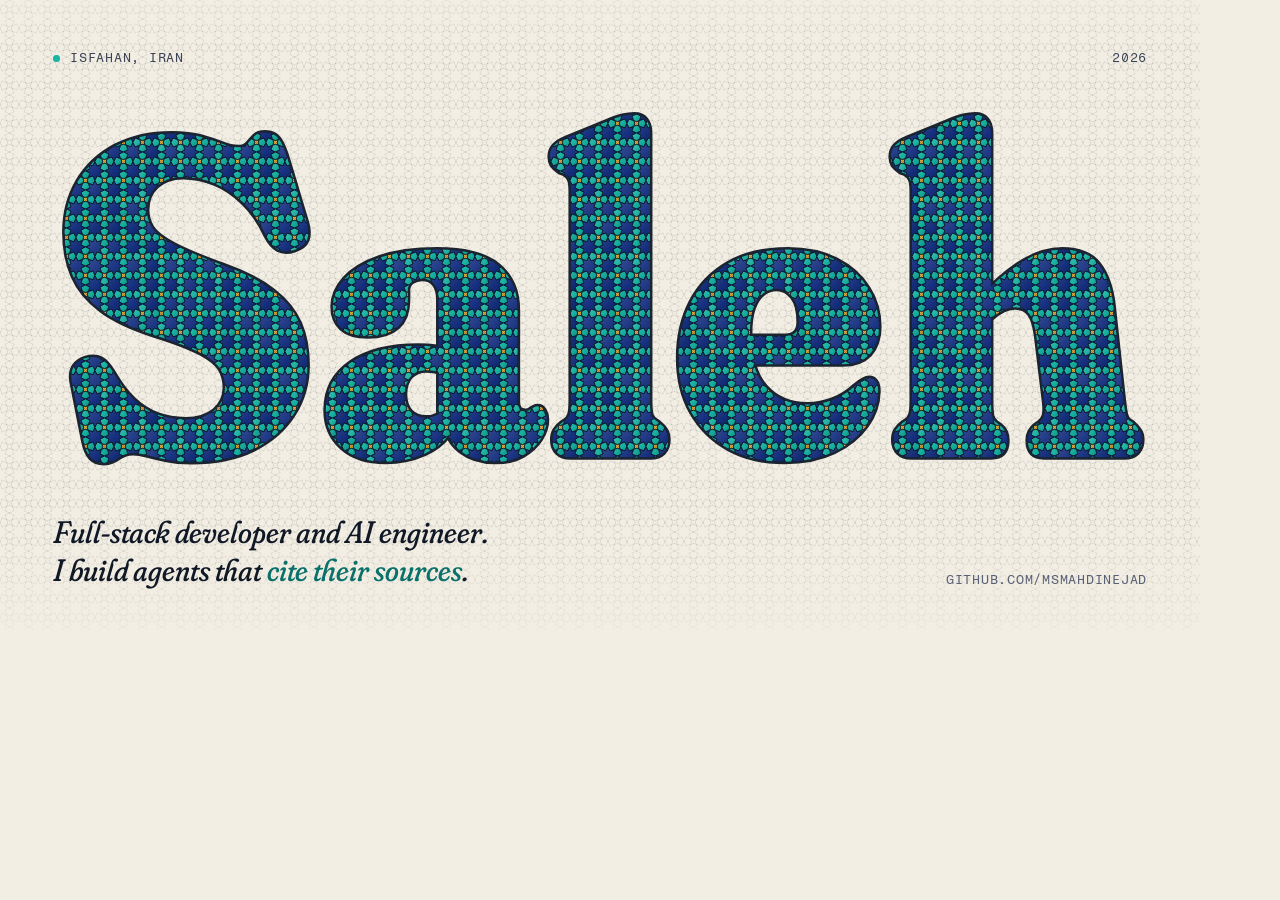
<file: scripts/og/index.html>
<!doctype html>
<html lang="en" dir="ltr" data-theme="light">
<head>
<meta charset="utf-8">
<title>Social card</title>
<link rel="stylesheet" href="/docs/assets/css/site.css">
<style>
  html, body { margin: 0; background: var(--paper); }
  body::after { display: none; }
  .card { position: relative; width: 1200px; height: 630px; overflow: hidden; isolation: isolate; min-height: 0; }
  .card .hero__in { min-height: 0; height: 100%; padding: 48px 0 0; width: 1094px; margin-inline: 53px 0; }
  .card .hero__name { margin: 22px 0 0; }
  .tag { position: absolute; left: 53px; right: 53px; bottom: 40px; display: flex; justify-content: space-between; align-items: end; }
  .tag p { font: italic 440 31px/1.22 var(--display); font-variation-settings: "opsz" 48; margin: 0; max-width: 17em; text-wrap: balance; }
  .tag p em { color: var(--accent); }
  .tag .mono { color: var(--ink-3); text-align: right; line-height: 1.7; }
</style>
</head>
<body>
<section class="hero card" id="card" data-hero>
  <div class="hero__wall" aria-hidden="true"></div>
  <div class="hero__in">
    <div class="hero__meta mono"><span class="hero__place"><i class="dot" style="animation:none"></i>Isfahan, Iran</span><span>2026</span></div>
    <h1 class="hero__name" data-name-slot>Saleh</h1>
  </div>
  <div class="tag">
    <p>Full-stack developer and AI engineer. I&nbsp;build agents that <em>cite their sources</em>.</p>
    <div class="mono">github.com/msmahdinejad</div>
  </div>
</section>
<script type="module">
  import { createHero } from '/docs/assets/js/hero.js';
  const root = document.getElementById('card');
  window.__hero = createHero({ root, wall: root.querySelector('.hero__wall'), nameSlot: root.querySelector('[data-name-slot]'), getTheme: () => 'light', viewHeight: () => 1000 });   // the card is a fixed size; the name should fill its width
</script>
</body>
</html>
</file>
<file: docs/assets/css/site.css>
/* ------------------------------------------------------------------ fonts */
@font-face { font-family: "Fraunces"; src: url(../fonts/fraunces.woff2) format("woff2"); font-weight: 300 900; font-style: normal; font-display: swap; }
@font-face { font-family: "Fraunces"; src: url(../fonts/fraunces-italic.woff2) format("woff2"); font-weight: 300 800; font-style: italic; font-display: swap; }
@font-face { font-family: "FrauncesHero"; src: url(../fonts/fraunces-hero.woff2) format("woff2"); font-weight: 800; font-display: block; }
@font-face { font-family: "Hanken Grotesk"; src: url(../fonts/hanken-grotesk.woff2) format("woff2"); font-weight: 100 900; font-display: swap; }
@font-face { font-family: "Fragment Mono"; src: url(../fonts/fragment-mono.woff2) format("woff2"); font-display: swap; }

/* ------------------------------------------------------------------ tokens */
:root {
  --paper: #f3eee3;
  --paper-2: #ebe4d5;
  --paper-3: #e1d8c4;
  --ink: #101826;
  --ink-2: #3b4457;
  --ink-3: #596176;
  --line: rgba(16, 24, 38, 0.16);
  --line-soft: rgba(16, 24, 38, 0.08);
  --lapis: #1b3a8c;
  --turq: #19b5a5;
  --turq-ink: #09706a;
  --saffron: #e5a93d;
  --brick: #c65d3b;
  --accent: var(--turq-ink);
  --on-ink: #f3eee3;
  --shadow: 0 1px 0 rgba(16, 24, 38, 0.04), 0 18px 40px -18px rgba(16, 24, 38, 0.28);

  --display: "Fraunces", Georgia, "Times New Roman", serif;
  --sans: "Hanken Grotesk", system-ui, -apple-system, "Segoe UI", Roboto, sans-serif;
  --mono: "Fragment Mono", ui-monospace, "SF Mono", Menlo, Consolas, monospace;

  --gutter: clamp(20px, 4.4vw, 64px);
  --wrap: 1360px;
  --bar: 68px;
  --ease: cubic-bezier(0.2, 0.7, 0.2, 1);
}

:root[data-theme="dark"] {
  --paper: #0b1020;
  --paper-2: #111833;
  --paper-3: #19224a;
  --ink: #ece7db;
  --ink-2: #b9b8b2;
  --ink-3: #868a96;
  --line: rgba(236, 231, 219, 0.18);
  --line-soft: rgba(236, 231, 219, 0.08);
  --lapis: #5b7be0;
  --turq: #25c2b1;
  --turq-ink: #3ccfc0;
  --saffron: #f0b955;
  --brick: #e07a58;
  --accent: var(--turq-ink);
  --on-ink: #0b1020;
  --shadow: 0 1px 0 rgba(255, 255, 255, 0.03), 0 22px 44px -18px rgba(0, 0, 0, 0.6);
  color-scheme: dark;
}

/* ------------------------------------------------------------------ base */
*, *::before, *::after { box-sizing: border-box; }
html { background: var(--paper); -webkit-text-size-adjust: 100%; overflow-x: clip; scroll-behavior: smooth; scroll-padding-top: calc(var(--bar) + 12px); }
body {
  margin: 0; background: var(--paper) url(../img/grain.png); background-size: 128px 128px; color: var(--ink);
  font-family: var(--sans); font-size: 17px; line-height: 1.6;
  -webkit-font-smoothing: antialiased; text-rendering: optimizeLegibility;
  font-synthesis: none; overflow-x: clip;
  transition: background-color 0.5s var(--ease), color 0.5s var(--ease);
}
img, svg, video, canvas { display: block; max-width: 100%; }
a { color: inherit; text-decoration: none; }
button { font: inherit; color: inherit; background: none; border: 0; padding: 0; cursor: pointer; }
h1, h2, h3, h4, p, ul, ol, figure, dl, dd { margin: 0; padding: 0; }
ul, ol { list-style: none; }
::selection { background: var(--saffron); color: #101826; }
:focus-visible { outline: 2px solid var(--accent); outline-offset: 3px; border-radius: 4px; }


.wrap { width: min(100% - var(--gutter) * 2, var(--wrap)); margin-inline: auto; }
.mono { font-family: var(--mono); font-size: 12.5px; letter-spacing: 0.06em; text-transform: uppercase; }
.sr { position: absolute; width: 1px; height: 1px; overflow: hidden; clip: rect(0 0 0 0); white-space: nowrap; }
.skip {
  position: fixed; inset-block-start: 8px; inset-inline-start: 8px; z-index: 100; padding: 10px 14px;
  background: var(--ink); color: var(--paper); border-radius: 8px; transform: translateY(-160%); transition: transform 0.2s;
}
.skip:focus { transform: none; }

/* paper grain, very quiet: a background tile, so there is nothing extra to composite */
:root[data-theme="dark"] body { background-image: url(../img/grain-dark.png); }

/* ------------------------------------------------------------------ top bar */
.bar {
  position: fixed; inset-block-start: 0; inset-inline: 0; z-index: 50; height: var(--bar);
  transition: transform 0.4s var(--ease), background-color 0.3s, backdrop-filter 0.3s, border-color 0.3s;
  border-bottom: 1px solid transparent;
}
.bar.is-solid { background: color-mix(in srgb, var(--paper) 86%, transparent); backdrop-filter: saturate(1.4) blur(14px); border-color: var(--line-soft); }
.bar.is-away { transform: translateY(-100%); }
.bar__in { height: 100%; display: flex; align-items: center; justify-content: space-between; gap: 20px; }
.brand { display: inline-flex; align-items: center; gap: 12px; font-family: var(--display); font-weight: 640; font-size: 19px; letter-spacing: -0.01em; font-variation-settings: "opsz" 36; }
.brand__name { white-space: nowrap; }
.brand svg { width: 26px; height: 26px; flex: none; color: var(--accent); transition: transform 0.9s var(--ease); }
.brand:hover svg { transform: rotate(135deg); }
.nav { display: flex; gap: clamp(14px, 2.4vw, 34px); font-size: 15px; }
.nav a { position: relative; padding: 6px 0; color: var(--ink-2); transition: color 0.2s; }
.nav a::after { content: ""; position: absolute; inset-inline: 0; bottom: 0; height: 1px; background: currentColor; transform: scaleX(0); transform-origin: left; transition: transform 0.35s var(--ease); }
.nav a:hover, .nav a.is-on { color: var(--ink); }
.nav a:hover::after, .nav a.is-on::after { transform: scaleX(1); }
.tools { display: flex; align-items: center; gap: 6px; }
.tool {
  height: 38px; min-width: 38px; padding: 0 12px; display: inline-flex; align-items: center; justify-content: center; gap: 8px;
  border: 1px solid var(--line); border-radius: 999px; font-family: var(--mono); font-size: 12px; letter-spacing: 0.04em;
  transition: background-color 0.2s, border-color 0.2s, transform 0.2s var(--ease);
}
.tool:hover { background: var(--ink); color: var(--paper); border-color: var(--ink); }
.tool svg { width: 16px; height: 16px; }
.tool kbd { font: inherit; opacity: 0.6; }
.theme .moon { display: none; }
:root[data-theme="dark"] .theme .sun { display: none; }
:root[data-theme="dark"] .theme .moon { display: block; }
@media (max-width: 860px) { .nav { display: none; } .tool kbd { display: none; } }

/* ------------------------------------------------------------------ hero */
.hero { position: relative; min-height: 100svh; overflow: clip; isolation: isolate; }
.hero__wall { position: absolute; left: 0; top: 0; z-index: -1; pointer-events: none; }
/* hero.js stacks these over the wall; every moving part below is a transform or opacity */
.hero__shine { position: absolute; left: 0; z-index: -1; pointer-events: none; overflow: hidden;
  -webkit-mask-size: 100% 100%; mask-size: 100% 100%; -webkit-mask-repeat: no-repeat; mask-repeat: no-repeat; }
.hero__band, .hero__spot { position: absolute; top: 0; left: 0; display: block; will-change: transform; }
.hero__band { width: 34%; height: 100%; transform: translateX(-110%);
  background: linear-gradient(105deg, transparent 22%, rgb(214 246 255 / 0.08) 38%, rgb(226 250 255 / 0.4) 50%, rgb(214 246 255 / 0.08) 62%, transparent 78%);
  animation: hero-band 7.2s cubic-bezier(.45, .05, .3, 1) 1.5s infinite; }
@keyframes hero-band { 0% { transform: translateX(-110%); } 30%, 100% { transform: translateX(310%); } }
.hero__spot { width: 360px; height: 360px; margin: -180px 0 0 -180px; opacity: 0; transition: opacity .5s;
  background: radial-gradient(closest-side, rgb(200 244 255 / 0.36), rgb(200 244 255 / 0.12) 55%, transparent); }
.hero__shine.has-spot .hero__spot { opacity: 1; transition-duration: .2s; }
/* the intro: the wall settles in, then the inlay is laid from left to right with the light on its edge */
.hero.is-intro .hero__lines { animation: hero-fade 1.1s ease-out both; }
.hero.is-intro .hero__glaze { animation: hero-fade 1.1s ease-out both; }
.hero.is-intro .hero__inlay {
  -webkit-mask-image: linear-gradient(90deg, #000 45%, transparent 55%); mask-image: linear-gradient(90deg, #000 45%, transparent 55%);
  -webkit-mask-size: 300% 100%; mask-size: 300% 100%; -webkit-mask-repeat: no-repeat; mask-repeat: no-repeat;
  animation: hero-lay 1.7s cubic-bezier(.5, 0, .2, 1) .15s both; }
.hero.is-intro .hero__band { animation: hero-band-in 1.7s cubic-bezier(.5, 0, .2, 1) .15s both, hero-band 7.2s cubic-bezier(.45, .05, .3, 1) 3.2s infinite; }
@keyframes hero-fade { from { opacity: 0; } }
@keyframes hero-lay { from { -webkit-mask-position: 100% 0; mask-position: 100% 0; } to { -webkit-mask-position: 0 0; mask-position: 0 0; } }
@keyframes hero-band-in { from { transform: translateX(-110%); } to { transform: translateX(310%); } }
@media (prefers-reduced-motion: reduce) { .hero__band, .hero__spot { display: none; } .hero.is-intro .hero__inlay { -webkit-mask-image: none; mask-image: none; } }
.hero__in { position: relative; min-height: 100svh; display: flex; flex-direction: column; padding-block: calc(var(--bar) + clamp(22px, 5vh, 54px)) clamp(22px, 4vh, 40px); }
.hero__meta { display: flex; justify-content: space-between; gap: 16px; color: var(--ink-2); }
.hero__place { display: inline-flex; align-items: center; gap: 10px; }
.dot { position: relative; width: 7px; height: 7px; border-radius: 50%; background: var(--turq); }
.dot::after { content: ""; position: absolute; inset: 0; border-radius: 50%; background: var(--turq); opacity: 0.5; animation: ping 2.8s var(--ease) infinite; }
@keyframes ping { 0% { transform: scale(1); opacity: 0.5; } 70%, 100% { transform: scale(3.4); opacity: 0; } }
.hero__name {
  margin-block: clamp(14px, 3vh, 34px) clamp(14px, 3vh, 30px);
  font-family: "FrauncesHero", var(--display); font-weight: 800; font-size: clamp(72px, 30vw, 470px); line-height: 0.9; letter-spacing: -0.02em;
}
.hero.is-ready .hero__name { overflow: hidden; font-size: 0; line-height: 0; margin-block: 0 clamp(14px, 2.4vh, 26px); }
.hero__row { margin-top: auto; display: grid; grid-template-columns: minmax(0, 1.25fr) minmax(0, 1fr); gap: clamp(20px, 5vw, 80px); align-items: end; }
.hero__lede { font-family: var(--display); font-weight: 420; font-size: clamp(22px, 2.5vw, 34px); line-height: 1.22; letter-spacing: -0.012em; font-variation-settings: "opsz" 48; max-width: 24em; text-wrap: balance; }
.hero__lede .l1 { display: block; }
.hero__lede em { font-style: italic; font-weight: 440; color: var(--accent); }
.hero__side { display: grid; gap: 22px; justify-items: start; }
.hero__note { color: var(--ink-2); font-size: 15.5px; max-width: 30em; }
.cta { display: flex; flex-wrap: wrap; gap: 10px; }
.btn {
  position: relative; display: inline-flex; align-items: center; gap: 10px; height: 52px; padding: 0 24px; border-radius: 999px;
  font-weight: 560; font-size: 15.5px; border: 1px solid var(--ink); overflow: hidden; isolation: isolate;
  transition: color 0.35s var(--ease), border-color 0.35s var(--ease), transform 0.35s var(--ease);
}
.btn::before { content: ""; position: absolute; inset: 0; z-index: -1; background: var(--ink); transition: transform 0.45s var(--ease); }
.btn--solid { color: var(--paper); }
.btn--solid::before { transform: none; }
.btn--ghost::before { transform: translateY(101%); }
.btn--ghost:hover { color: var(--paper); }
.btn--ghost:hover::before { transform: none; }
.btn--solid::after { content: ""; position: absolute; inset: 0; z-index: -1; background: var(--turq-ink); transform: translateY(101%); transition: transform 0.45s var(--ease); }
.btn--solid:hover::after { transform: none; }
.btn svg { width: 17px; height: 17px; }
.btn .go { transition: transform 0.35s var(--ease); }
.btn:hover .go { transform: translate(2px, 2px); }
.btn:hover .arr { transform: translateX(3px); }
.hero__foot { display: flex; justify-content: space-between; align-items: center; gap: 16px; margin-top: clamp(24px, 5vh, 52px); padding-top: 16px; border-top: 1px solid var(--line); color: var(--ink-3); }
.cue { display: inline-flex; align-items: center; gap: 10px; }
.cue i { width: 1px; height: 28px; background: currentColor; transform-origin: top; animation: cue 2.4s var(--ease) infinite; }
@keyframes cue { 0% { transform: scaleY(0); } 50% { transform: scaleY(1); } 100% { transform: scaleY(1); opacity: 0; } }
@media (max-width: 860px) { .hero__row { grid-template-columns: 1fr; } }
/* tall and narrow screens: the word sits in the middle of the free space instead of leaving a hole under it */
@media (max-width: 640px), (max-aspect-ratio: 9/10) {
  .hero .hero__name, .hero.is-ready .hero__name { margin-block: auto; }
  .hero__row { margin-top: clamp(16px, 3vh, 28px); }
}
@media (max-width: 420px) {
  .tools { gap: 4px; }
  .tool { height: 36px; min-width: 36px; padding: 0 10px; }
}
@media (max-width: 640px) {
  .coords, [data-clock] .tz { display: none; }
  .hero__foot { flex-wrap: wrap; row-gap: 10px; }
  .cue { display: none; }
  .brand { font-size: 17px; gap: 10px; }
}
@media (prefers-reduced-motion: reduce) { *, *::before, *::after { animation-duration: 0.001ms !important; animation-iteration-count: 1 !important; transition-duration: 0.001ms !important; } html { scroll-behavior: auto; } }

/* ------------------------------------------------------------------ reveal */
html.js [data-reveal] { opacity: 0; transform: translateY(26px); transition: opacity 0.9s var(--ease) var(--d, 0s), transform 0.9s var(--ease) var(--d, 0s); }
html.js [data-reveal].in { opacity: 1; transform: none; }
/* if the script never runs, show everything after a moment */
html.js [data-reveal]:not(.in) { animation: unhide 0.5s ease 3.5s forwards; }
@keyframes unhide { to { opacity: 1; transform: none; } }
.progress { position: fixed; inset-block-start: 0; inset-inline: 0; height: 2px; z-index: 60; background: var(--turq); transform-origin: left; transform: scaleX(var(--p, 0)); }

/* ------------------------------------------------------------------ sections */
.sec { padding-block: clamp(56px, 7.5vw, 112px); }
.sec__head { display: flex; align-items: center; gap: 16px; margin-bottom: clamp(28px, 5vw, 56px); color: var(--ink-2); }
.sec__head .rule { flex: 1; height: 1px; background: var(--line); }
.idx { color: var(--accent); }
.display {
  font-family: var(--display); font-weight: 560; font-size: clamp(34px, 5vw, 68px); line-height: 1.04; letter-spacing: -0.022em;
  font-variation-settings: "opsz" 96; text-wrap: balance; max-width: 16em;
}
.display em { font-style: italic; font-weight: 470; color: var(--accent); }
.display--xl { font-size: clamp(44px, 7.4vw, 116px); line-height: 0.98; letter-spacing: -0.03em; max-width: none; }

.strip {
  height: 26px; opacity: 0.85;
  background: linear-gradient(90deg, transparent, var(--ink-3) 14%, var(--ink-3) 86%, transparent);
  -webkit-mask: url(../img/girih.svg) 0 50% / 48px 48px repeat-x; mask: url(../img/girih.svg) 0 50% / 48px 48px repeat-x;
}

/* ------------------------------------------------------------------ about */
.about__grid { display: grid; grid-template-columns: minmax(250px, 390px) minmax(0, 1fr); gap: clamp(36px, 7vw, 120px); align-items: start; }
.portrait { position: sticky; top: calc(var(--bar) + 24px); }
.portrait__stack { position: relative; aspect-ratio: 4 / 5; }
.portrait__ring { position: absolute; inset: 0; width: 100%; height: 100%; color: var(--turq-ink); transform: translate(14px, 14px); transition: transform 0.7s var(--ease); }
.portrait:hover .portrait__ring { transform: translate(22px, 22px); }
.portrait__img { position: absolute; inset: 0; clip-path: url(#arch); background: var(--paper-3); }
.portrait__img img { width: 100%; height: 100%; object-fit: cover; object-position: 50% 24%; filter: saturate(0.94) contrast(1.02); transition: transform 1.2s var(--ease); }
.portrait:hover .portrait__img img { transform: scale(1.04); }
.portrait__star { position: absolute; width: 74px; inset-inline-end: -22px; bottom: 44px; animation: spin 48s linear infinite; will-change: transform; }
@keyframes spin { to { transform: rotate(360deg); } }
@media (max-width: 520px) { .portrait__star { inset-inline-end: 6px; width: 62px; } }
.prose p { font-size: 18px; line-height: 1.72; color: var(--ink-2); max-width: 36em; margin-block-start: 1.05em; }
.about__text .display { margin-bottom: 0.2em; }
.facts { margin-top: 44px; max-width: 40em; }
.facts > div { display: grid; grid-template-columns: 9em minmax(0, 1fr); gap: 16px; padding: 13px 0; border-top: 1px solid var(--line); }
.facts > div:last-child { border-bottom: 1px solid var(--line); }
.facts dt { color: var(--ink-3); padding-top: 3px; }
.facts dd { margin: 0; }
.facts dd a { background: linear-gradient(currentColor, currentColor) 0 100% / 100% 1px no-repeat; transition: color 0.2s; }
.facts dd a:hover { color: var(--accent); }
@media (max-width: 880px) {
  .about__grid { grid-template-columns: 1fr; }
  .portrait { position: static; max-width: 320px; }
}

/* ------------------------------------------------------------------ work */
.work-sec .display--xl { margin-bottom: 0; }
.work { margin-top: clamp(64px, 9vw, 150px); display: grid; grid-template-columns: minmax(0, 1.2fr) minmax(0, 1fr); gap: clamp(28px, 5vw, 84px); align-items: center; --ct: color-mix(in srgb, var(--c) 72%, var(--ink)); }
.work--flip .work__media { order: 2; }
.work__media {
  position: relative; aspect-ratio: 16 / 10; border-radius: 20px; overflow: hidden; isolation: isolate;
  background: color-mix(in srgb, var(--c) 13%, var(--paper-2)); border: 1px solid var(--line-soft);
  transform: perspective(1200px) rotateX(var(--rx, 0deg)) rotateY(var(--ry, 0deg)); transition: transform 0.6s var(--ease), box-shadow 0.6s var(--ease);
  box-shadow: var(--shadow);
}
.work__media.is-tilting { transition: transform 0.12s linear; }
.work__wall {
  position: absolute; inset: 0; z-index: -1; background: var(--c); opacity: 0.28;
  -webkit-mask: url(../img/girih.svg) 0 0 / 52px 52px; mask: url(../img/girih.svg) 0 0 / 52px 52px;
}
:root[data-theme="dark"] .work__wall { opacity: 0.4; }
.work__media::after { content: ""; position: absolute; inset: 0; z-index: -1; background: radial-gradient(120% 90% at 30% 10%, color-mix(in srgb, var(--c) 30%, transparent), transparent 60%); }
.work__frame {
  position: absolute; inset-inline: 7%; top: 50%; translate: 0 -50%; aspect-ratio: 16 / 9; border-radius: 12px; overflow: hidden; background: #0a0d18;
  box-shadow: 0 34px 60px -26px rgba(5, 8, 20, 0.7), 0 0 0 1px rgba(0, 0, 0, 0.12);
}
.work__frame img, .work__frame video { width: 100%; height: 100%; object-fit: cover; }
.work__frame--art { background: var(--paper); display: grid; place-items: center; padding: 1%; }
.work__chip { position: absolute; inset-inline-start: 16px; top: 16px; padding: 6px 12px; border-radius: 999px; font-size: 11px; background: color-mix(in srgb, var(--paper) 88%, transparent); backdrop-filter: blur(8px); border: 1px solid var(--line-soft); z-index: 2; }
.work__meta { display: flex; justify-content: space-between; color: var(--ink-3); padding-bottom: 14px; border-bottom: 1px solid var(--line); margin-bottom: 22px; }
.work__title { font-family: var(--display); font-size: clamp(46px, 5.8vw, 92px); font-weight: 600; line-height: 0.94; letter-spacing: -0.03em; font-variation-settings: "opsz" 144; }
.work__tag { font-family: var(--display); font-style: italic; font-weight: 400; font-size: clamp(20px, 2vw, 27px); line-height: 1.3; color: var(--ink-2); margin: 14px 0 22px; text-wrap: balance; }
.work__points li, .site__points li { position: relative; padding-inline-start: 24px; margin-bottom: 11px; color: var(--ink-2); font-size: 15.5px; line-height: 1.62; }
.work__points li::before, .site__points li::before {
  content: ""; position: absolute; inset-inline-start: 0; top: 0.5em; width: 11px; height: 11px; background: var(--ct, var(--c));
  clip-path: polygon(17.47% 17.47%, 38.91% 23.22%, 50% 4%, 61.09% 23.22%, 82.53% 17.47%, 76.78% 38.91%, 96% 50%, 76.78% 61.09%, 82.53% 82.53%, 61.09% 76.78%, 50% 96%, 38.91% 76.78%, 17.47% 82.53%, 23.22% 61.09%, 4% 50%, 23.22% 38.91%);
}
.tags { display: flex; flex-wrap: wrap; gap: 6px; margin: 18px 0 24px; }
.tags li { padding: 5px 11px; border: 1px solid var(--line); border-radius: 999px; font-size: 11px; color: var(--ink-2); text-transform: none; letter-spacing: 0.02em; }
.work__links { display: flex; flex-wrap: wrap; gap: 6px 26px; }
.link { display: inline-flex; align-items: center; gap: 7px; padding: 6px 0; font-weight: 580; font-size: 15px; background: linear-gradient(currentColor, currentColor) 0 100% / 100% 1px no-repeat; transition: color 0.25s, background-size 0.4s var(--ease); }
.link i { font-style: normal; display: inline-block; transition: transform 0.35s var(--ease); }
.link:hover { color: var(--ct, var(--accent)); }
.link:hover i { transform: translate(2px, -2px); }
@media (max-width: 900px) {
  .work { grid-template-columns: 1fr; }
  .work--flip .work__media { order: 0; }
}

/* newsroom diagram */
.flow { width: 100%; height: 100%; color: var(--ink); }
.flow__src rect { fill: var(--paper-2); stroke: var(--ink-3); stroke-width: 1.2; }
.flow__src text, .flow__db text, .flow__router text, .flow__report text { fill: var(--ink-2); }
.flow__wires path { stroke: var(--c); stroke-width: 2; stroke-linecap: round; stroke-dasharray: 5 9; animation: dash 1.8s linear infinite; }
@keyframes dash { to { stroke-dashoffset: -28; } }
.flow__db ellipse, .flow__db path { fill: var(--paper); stroke: var(--ink); stroke-width: 1.6; }
.flow__db ellipse { fill: color-mix(in srgb, var(--c) 18%, var(--paper)); }
.flow__router rect { fill: var(--paper); stroke: var(--ink); stroke-width: 1.6; }
.flow__router circle { fill: var(--c); animation: blink 2.4s ease-in-out infinite; }
.flow__router .p2 { animation-delay: 0.8s; } .flow__router .p3 { animation-delay: 1.6s; }
@keyframes blink { 0%, 100% { opacity: 0.25; } 40% { opacity: 1; } }
.flow__report rect { fill: var(--paper); stroke: var(--ink); stroke-width: 1.6; }
.flow__report path { stroke: var(--ink-3); stroke-width: 3; }
.flow__report .plane path { fill: var(--c); stroke: none; }
.flow__report .plane { animation: fly 3.2s ease-in-out infinite; }
@keyframes fly { 0%, 100% { transform: translate(84px, 6px); } 50% { transform: translate(90px, 0px); } }

/* in production */
.prod__head { display: flex; align-items: center; gap: 16px; margin-block: clamp(70px, 9vw, 130px) 26px; color: var(--ink-2); }
.prod__head .rule { flex: 1; height: 1px; background: var(--line); }
.prod__head h3 { font-weight: 400; }
.prod__grid { display: grid; grid-template-columns: repeat(2, minmax(0, 1fr)); gap: 20px; }
.site {
  position: relative; display: flex; flex-direction: column; padding: clamp(22px, 3vw, 38px); border: 1px solid var(--line); border-radius: 20px; overflow: hidden; isolation: isolate;
  transition: transform 0.5s var(--ease), border-color 0.3s, box-shadow 0.5s var(--ease); --ct: color-mix(in srgb, var(--c) 72%, var(--ink));
}
.site { box-shadow: inset 0 3px 0 var(--ct); }
.site:hover { transform: translateY(-5px); border-color: var(--ct); box-shadow: var(--shadow); }
.site__wall { position: absolute; inset: 0; z-index: -1; background: var(--c); opacity: 0.1; -webkit-mask: url(../img/girih.svg) 0 0 / 52px 52px; mask: url(../img/girih.svg) 0 0 / 52px 52px; transition: opacity 0.5s; }
.site:hover .site__wall { opacity: 0.24; }
.site__top span:first-child { color: var(--ct); }
.site__top { display: flex; justify-content: space-between; color: var(--ink-3); margin-bottom: clamp(26px, 5vw, 56px); }
.site__top span:last-child { direction: ltr; }
.site__title { font-family: var(--display); font-size: clamp(40px, 4.6vw, 68px); font-weight: 600; line-height: 1; letter-spacing: -0.025em; font-variation-settings: "opsz" 144; }
.site__tag { font-family: var(--display); font-style: italic; font-size: clamp(19px, 1.8vw, 24px); color: var(--ink-2); margin: 12px 0 20px; line-height: 1.3; }
.site .tags { margin-top: auto; padding-top: 14px; margin-bottom: 0; }
/* one product: the card runs full width, the name and tag on the left, the points on the right */
.prod__grid--one { grid-template-columns: minmax(0, 1fr); }
@media (min-width: 861px) {
  .prod__grid--one .site { display: grid; grid-template-columns: minmax(0, 1.05fr) minmax(0, 1fr); column-gap: clamp(32px, 6vw, 96px); align-items: start; }
  .prod__grid--one .site__top { grid-column: 1 / -1; }
  .prod__grid--one .site__title, .prod__grid--one .site__tag, .prod__grid--one .tags { grid-column: 1; }
  .prod__grid--one .site__points { grid-column: 2; grid-row: 2 / span 3; align-self: end; margin: 0; }
  .prod__grid--one .site .tags { margin-top: 8px; }
}
@media (max-width: 860px) { .prod__grid { grid-template-columns: 1fr; } }

/* ------------------------------------------------------------------ approach */
.rules { display: grid; grid-template-columns: repeat(4, minmax(0, 1fr)); border-top: 1px solid var(--line); margin-top: clamp(36px, 5vw, 70px); }
.rule-card { padding: 30px clamp(14px, 2vw, 30px) 38px; border-inline-end: 1px solid var(--line); }
.rule-card:first-child { padding-inline-start: 0; }
.rule-card:last-child { border-inline-end: 0; padding-inline-end: 0; }
.rule-card h3 { font-family: var(--display); font-weight: 580; font-size: clamp(22px, 2vw, 28px); line-height: 1.12; letter-spacing: -0.015em; margin-bottom: 12px; }
.rule-card p { color: var(--ink-2); font-size: 15.5px; line-height: 1.66; }
@media (max-width: 1000px) {
  .rules { grid-template-columns: repeat(2, minmax(0, 1fr)); }
  .rule-card, .rule-card:first-child, .rule-card:last-child { padding-inline: clamp(0px, 2vw, 24px); border-inline-end: 0; border-bottom: 1px solid var(--line); }
  .rule-card:nth-child(odd) { padding-inline-start: 0; border-inline-end: 1px solid var(--line); }
}
@media (max-width: 620px) {
  .rules { grid-template-columns: 1fr; }
  .rule-card, .rule-card:nth-child(odd) { border-inline-end: 0; padding-inline: 0; }
}
.art { width: 100%; max-width: 250px; height: auto; margin-bottom: 26px; overflow: visible; color: var(--ink); }
.art * { animation-play-state: paused; }
.rule-card.in .art * { animation-play-state: running; }
.art text { font-family: var(--mono); }
/* ground */
.a-src rect { fill: var(--paper-3); }
.a-wire path { stroke: var(--turq-ink); stroke-width: 1.7; stroke-dasharray: 3 5; animation: dash 1.2s linear infinite; }
.a-ans rect { fill: var(--paper); stroke: var(--ink); stroke-width: 1.6; }
.a-ans > path { stroke: var(--ink-3); stroke-width: 3; }
.a-cite rect { fill: var(--saffron); stroke: var(--ink); stroke-width: 1.4; }
.a-cite text { font-size: 11px; font-weight: 700; fill: #101826; }
.a-cite { transform-box: fill-box; transform-origin: center; animation: pop 3.6s var(--ease) infinite; }
@keyframes pop { 0%, 35% { transform: scale(0); } 48% { transform: scale(1.18); } 56%, 92% { transform: scale(1); } 100% { transform: scale(0); } }
/* leash */
.a-track { stroke: var(--ink-3); stroke-width: 1.6; stroke-dasharray: 2 6; stroke-linecap: round; }
.a-gate path { stroke: var(--ink); stroke-width: 2; stroke-linejoin: round; }
.a-door { fill: color-mix(in srgb, var(--saffron) 35%, var(--paper)); transform-box: fill-box; transform-origin: left center; animation: door 6s var(--ease) infinite; }
@keyframes door { 0%, 46% { transform: scaleX(1); } 56%, 86% { transform: scaleX(0.08); } 96%, 100% { transform: scaleX(1); } }
.a-ball { fill: var(--turq-ink); animation: ball 6s var(--ease) infinite; }
@keyframes ball { 0% { transform: translateX(0); } 30%, 54% { transform: translateX(56px); } 84% { transform: translateX(150px); } 100% { transform: translateX(150px); opacity: 0; } }
.a-yes { opacity: 0; animation: yes 6s var(--ease) infinite; }
.a-yes rect { fill: var(--turq-ink); }
.a-yes path { stroke: #fff; stroke-width: 2; }
@keyframes yes { 0%, 34% { opacity: 0; } 42%, 62% { opacity: 1; } 72%, 100% { opacity: 0; } }
/* survive */
.a-rail { fill: var(--paper-3); }
.a-fill { fill: var(--turq-ink); transform-box: fill-box; transform-origin: left center; animation: fill 7.5s linear infinite; }
@keyframes fill { 0% { transform: scaleX(0); } 36% { transform: scaleX(0.66); } 44% { transform: scaleX(0.66); } 48% { transform: scaleX(0.5); } 56% { transform: scaleX(0.5); } 90% { transform: scaleX(1); } 100% { transform: scaleX(1); } }
.a-ticks path { stroke: var(--ink); stroke-width: 1.6; }
.a-cut path { stroke: var(--brick); stroke-width: 3; }
.a-cut { opacity: 0; animation: cut 7.5s linear infinite; }
@keyframes cut { 0%, 36% { opacity: 0; } 38%, 46% { opacity: 1; } 48%, 100% { opacity: 0; } }
.a-lbl { display: none; }
/* shape */
.a-brace { font-size: 66px; fill: var(--ink-3); font-weight: 300; }
.a-lines path { stroke: var(--ink); stroke-width: 3; }
.a-bad { stroke: var(--brick) !important; animation: fixit 5.5s ease-in-out infinite; }
@keyframes fixit { 0%, 38% { stroke: var(--brick); stroke-dasharray: 5 6; } 48%, 100% { stroke: var(--turq-ink); stroke-dasharray: none; } }
.a-ok { stroke: var(--turq-ink); stroke-width: 3; stroke-dasharray: 36; stroke-dashoffset: 36; animation: tick 5.5s ease-in-out infinite; }
@keyframes tick { 0%, 44% { stroke-dashoffset: 36; } 58%, 92% { stroke-dashoffset: 0; } 100% { stroke-dashoffset: 36; } }

/* ------------------------------------------------------------------ also built */
.rows { border-bottom: 1px solid var(--line); }
.row { display: grid; grid-template-columns: minmax(200px, 1fr) minmax(0, 2.3fr) minmax(120px, auto) 28px; gap: 8px 28px; align-items: baseline; padding: 22px 8px; border-top: 1px solid var(--line); transition: background-color 0.3s, padding 0.35s var(--ease); }
.row:hover { background: var(--paper-2); padding-inline: 20px; }
.row__name { font-family: var(--display); font-size: clamp(20px, 2vw, 26px); font-weight: 560; letter-spacing: -0.012em; line-height: 1.15; }
.row__desc { color: var(--ink-2); font-size: 15.5px; line-height: 1.6; }
.row__tags { color: var(--ink-3); font-size: 11.5px; text-transform: none; }
.row__go { font-style: normal; color: var(--ink-3); transition: transform 0.35s var(--ease), color 0.3s; justify-self: end; }
.row:hover .row__go { transform: translate(3px, -3px); color: var(--accent); }
@media (max-width: 860px) {
  .row { grid-template-columns: 1fr auto; padding-inline: 0; }
  .row:hover { padding-inline: 10px; }
  .row__desc { grid-column: 1 / -1; grid-row: 2; }
  .row__tags { grid-column: 1; grid-row: 3; }
  .row__go { grid-column: 2; grid-row: 1; }
}

/* ------------------------------------------------------------------ github */
.gh__grid { display: grid; grid-template-columns: minmax(0, 1fr) minmax(0, 1.2fr); gap: clamp(32px, 6vw, 110px); align-items: start; }
.stats > div { display: flex; flex-direction: row-reverse; align-items: baseline; justify-content: space-between; gap: 20px; padding: 18px 0 20px; border-top: 1px solid var(--line); }
.stats > div:last-child { border-bottom: 1px solid var(--line); }
.stats dt { color: var(--ink-3); }
.stats dd { margin: 0; }
.num { font-family: var(--display); font-size: clamp(54px, 7vw, 104px); font-weight: 560; line-height: 1; letter-spacing: -0.035em; font-variant-numeric: tabular-nums; font-variation-settings: "opsz" 144; }
.gh__recent h3 { font-weight: 400; color: var(--ink-3); margin-bottom: 14px; }
.recent li a { display: flex; justify-content: space-between; align-items: baseline; gap: 16px; padding: 15px 0; border-top: 1px solid var(--line); transition: padding 0.35s var(--ease), color 0.2s; }
.recent li:last-child a { border-bottom: 1px solid var(--line); }
.recent li a:hover { padding-inline-start: 12px; color: var(--accent); }
.recent b { font-family: var(--mono); font-weight: 400; font-size: 15.5px; }
.when { color: var(--ink-3); font-family: var(--mono); font-size: 12.5px; white-space: nowrap; }
.langs { margin-top: 30px; }
.langs__bar { display: flex; height: 10px; border-radius: 99px; overflow: hidden; gap: 2px; }
.langs__bar i { display: block; height: 100%; min-width: 4px; }
.langs__key { display: flex; flex-wrap: wrap; gap: 6px 18px; margin-top: 14px; color: var(--ink-2); font-size: 13.5px; }
.langs__key span::before { content: ""; display: inline-block; width: 9px; height: 9px; border-radius: 50%; background: var(--k); margin-inline-end: 7px; }
@media (max-width: 860px) { .gh__grid { grid-template-columns: 1fr; } }

/* ------------------------------------------------------------------ contact */
.contact { position: relative; overflow: clip; isolation: isolate; padding-bottom: clamp(90px, 12vw, 180px); }
.contact__wall { position: absolute; inset: 0; z-index: -1; width: 100%; height: 100%; pointer-events: none; -webkit-mask: linear-gradient(transparent, #000 18%, #000 70%, transparent); mask: linear-gradient(transparent, #000 18%, #000 70%, transparent); }
.contact .display--xl { margin-bottom: 0; }
.mail { margin-top: clamp(32px, 4vw, 60px); display: flex; flex-wrap: wrap; align-items: center; gap: 20px 32px; }
.mail__addr {
  direction: ltr; unicode-bidi: isolate; font-family: var(--display); font-weight: 560; font-size: clamp(28px, 5.9vw, 92px); letter-spacing: -0.03em; line-height: 1.05; overflow-wrap: anywhere;
  font-variation-settings: "opsz" 120; background: linear-gradient(var(--accent), var(--accent)) 0 100% / 0 3px no-repeat; transition: background-size 0.7s var(--ease), color 0.3s;
}
.mail__addr:hover { background-size: 100% 3px; color: var(--accent); }
.contact__note { margin-top: 22px; color: var(--ink-2); font-size: 17px; }
.social { display: flex; flex-wrap: wrap; gap: 10px; margin-top: 30px; }
.chip { display: inline-flex; align-items: center; gap: 8px; padding: 12px 20px; border: 1px solid var(--line); border-radius: 999px; font-weight: 540; font-size: 15px; transition: background-color 0.25s, color 0.25s, border-color 0.25s, transform 0.35s var(--ease); }
.chip i { font-style: normal; transition: transform 0.3s var(--ease); }
.chip:hover { background: var(--ink); color: var(--paper); border-color: var(--ink); transform: translateY(-2px); }
.chip:hover i { transform: translate(2px, -2px); }

/* ------------------------------------------------------------------ footer */
.foot { padding-block: 0 44px; color: var(--ink-3); }
.foot__in { display: flex; flex-wrap: wrap; justify-content: space-between; gap: 12px 28px; text-transform: none; }
.foot__links { display: inline-flex; gap: 22px; }
.foot a:hover { color: var(--accent); }

/* ------------------------------------------------------------------ command menu */
.pal { position: fixed; inset: 0; z-index: 200; display: grid; place-items: start center; padding: 13vh 14px 0; }
.pal[hidden] { display: none; }
.pal__scrim { position: absolute; inset: 0; background: rgba(8, 12, 24, 0.5); backdrop-filter: blur(5px); animation: fade 0.25s var(--ease); }
.pal__box { position: relative; width: min(640px, 100%); background: var(--paper); border: 1px solid var(--line); border-radius: 18px; box-shadow: var(--shadow), 0 40px 80px -20px rgba(0, 0, 0, 0.5); overflow: hidden; animation: palin 0.3s var(--ease); }
@keyframes palin { from { opacity: 0; transform: translateY(-12px) scale(0.985); } }
@keyframes fade { from { opacity: 0; } }
.pal__field { display: flex; align-items: center; gap: 12px; padding: 15px 18px; border-bottom: 1px solid var(--line); }
.pal__field svg { width: 20px; height: 20px; color: var(--ink-3); flex: none; }
.pal__field input { flex: 1; min-width: 0; background: none; border: 0; outline: 0; font: inherit; font-size: 17px; color: var(--ink); }
.pal__field input::placeholder { color: var(--ink-3); }
.pal__field kbd { padding: 3px 7px; border: 1px solid var(--line); border-radius: 6px; color: var(--ink-3); text-transform: none; font-size: 11px; }
.pal__list { max-height: min(52vh, 420px); overflow: auto; padding: 8px; }
.pal__group { padding: 12px 12px 6px; color: var(--ink-3); font-size: 11px; }
.pal__item { display: flex; align-items: center; justify-content: space-between; gap: 16px; width: 100%; padding: 11px 12px; border-radius: 10px; text-align: start; font-size: 15.5px; }
.pal__item small { color: var(--ink-3); font-family: var(--mono); font-size: 11.5px; }
.pal__item[aria-selected="true"] { background: var(--paper-2); }
.pal__item[aria-selected="true"]::after { content: "↵"; color: var(--ink-3); margin-inline-start: auto; }
.pal__empty { padding: 28px 16px; text-align: center; color: var(--ink-3); }
.toast { position: fixed; inset-inline: 0; bottom: 28px; margin-inline: auto; width: max-content; max-width: 90vw; padding: 12px 20px; background: var(--ink); color: var(--paper); border-radius: 999px; font-size: 14.5px; opacity: 0; transform: translateY(14px); transition: opacity 0.3s, transform 0.4s var(--ease); pointer-events: none; z-index: 300; }
.toast.show { opacity: 1; transform: none; }

.work__meta span:last-child, .site__top span:last-child { text-align: end; }

/* ------------------------------------------------------------------ headline words */
.display.is-split[data-reveal] { opacity: 1; transform: none; animation: none; }
.display .w { display: inline-block; overflow: clip; overflow-clip-margin: 0.1em; vertical-align: top; padding-block: 0.06em 0.14em; margin-block: -0.06em -0.14em; }
.display .wi { display: inline-block; transform: translateY(110%) rotate(4deg); transform-origin: 0 100%; transition: transform 1.05s var(--ease) calc(var(--d, 0s) + var(--i) * 55ms); }
.display.in .wi { transform: none; }
html:not(.js) .display .wi { transform: none; }


/* ------------------------------------------------------------------ the band */
.band { position: relative; padding-block: clamp(28px, 4vw, 54px); border-block: 1px solid var(--line); overflow: clip; background: var(--paper-2); }
.band::before, .band::after { content: ""; position: absolute; inset-block: 0; width: 12vw; z-index: 2; pointer-events: none; }
.band::before { left: 0; background: linear-gradient(90deg, var(--paper-2), transparent); }
.band::after { right: 0; background: linear-gradient(-90deg, var(--paper-2), transparent); }
.band__row { overflow: visible; white-space: nowrap; }
.band__track { display: inline-flex; align-items: center; will-change: transform; animation: marquee 70s linear infinite; }
.band__row--stack .band__track { animation-duration: 55s; animation-direction: reverse; }
@keyframes marquee { to { transform: translate3d(-50%, 0, 0); } }
.band__item { font-family: var(--display); font-weight: 640; font-size: clamp(46px, 8.4vw, 132px); line-height: 1.02; letter-spacing: -0.03em; padding-inline: 0.18em; font-variation-settings: "opsz" 144; }
.band__item.is-outline { color: transparent; -webkit-text-stroke: 1.4px var(--ink); font-style: italic; font-weight: 520; }
.band__star { width: clamp(28px, 3.6vw, 54px); height: auto; flex: none; margin-inline: 0.5em; fill: var(--saffron); stroke: var(--ink); stroke-width: 3; stroke-linejoin: round; animation: spin 18s linear infinite; }
.band__row--stack { margin-top: clamp(10px, 1.6vw, 22px); }
.band__row--stack .band__item { font-family: var(--mono); font-size: clamp(14px, 1.35vw, 19px); font-weight: 400; letter-spacing: 0.08em; text-transform: uppercase; color: var(--ink-2); padding-inline: 0.9em; }
.band__dot { width: 7px; height: 7px; border-radius: 50%; background: var(--turq); flex: none; }

/* ------------------------------------------------------------------ work media */
.work .work__media { clip-path: inset(10% 8% 10% 8% round 28px); transition: clip-path 1.4s var(--ease), transform 0.6s var(--ease), box-shadow 0.6s var(--ease); }
.work.in .work__media { clip-path: inset(0 round 20px); }
.work .work__frame { transform: translateY(var(--py, 0px)) scale(1.06); transition: transform 1.4s var(--ease); }
.work.in .work__frame { transform: translateY(var(--py, 0px)); transition: transform 0.25s linear; }
.work__media::before {
  content: ""; position: absolute; inset: 0; z-index: 3; pointer-events: none; opacity: 0; transition: opacity 0.4s;
  background: radial-gradient(420px circle at var(--gx, 50%) var(--gy, 50%), rgba(255, 255, 255, 0.22), transparent 60%);
  mix-blend-mode: soft-light;
}
.work__media.is-tilting::before { opacity: 1; }
.work__title { transition: letter-spacing 0.6s var(--ease); }
.work:hover .work__title { letter-spacing: -0.018em; }

/* ------------------------------------------------------------------ magnetic */
.btn, .chip { transition-property: color, border-color, transform, background-color, translate; transition-duration: 0.35s, 0.35s, 0.35s, 0.25s, 0.5s; transition-timing-function: var(--ease); }

/* ------------------------------------------------------------------ footer wordmark */
.foot { padding-top: 0; }
.foot__mark { overflow-x: clip; padding-top: clamp(30px, 5vw, 70px); }
.mark {
  font-family: var(--display); font-size: 18vw; line-height: 0.82; letter-spacing: -0.035em; white-space: nowrap; color: var(--ink);
  font-variation-settings: "wght" 300, "opsz" 144; padding-bottom: 0.2em; margin-bottom: -0.08em; user-select: none; width: max-content;
}
.mark span { display: inline-block; }
.foot__in { padding-top: 22px; border-top: 1px solid var(--line); }
@media (prefers-reduced-motion: reduce) { .work .work__media, .work.in .work__media { clip-path: none; } .display .wi { transform: none !important; } .band__star { animation: none; } }

/* ------------------------------------------------------------------ keeping it light */
/* animations stop while their section is off screen (main.js toggles .is-off) */
.is-off, .is-off * { animation-play-state: paused !important; }
/* small or save-data devices: no blur behind the bar, no looping art */
html.lite .bar.is-solid { backdrop-filter: none; background: var(--paper); }
html.lite .band__track, html.lite .art *, html.lite .flow *, html.lite .portrait__star, html.lite .band__star { animation: none !important; }

/* older browsers */
@supports not (color: color-mix(in srgb, red 50%, blue)) {
  .work, .site { --ct: var(--c); }
  .bar.is-solid, .work__chip { background: var(--paper); }
  .work__media { background: var(--paper-2); }
  .a-door { fill: var(--saffron); }
}
@supports not (overflow: clip) {
  html, body { overflow-x: hidden; }
  .band, .hero, .foot__mark, .contact { overflow: hidden; }
}
@media (prefers-reduced-motion: reduce) { .band__track { animation: none; } }
</file>
